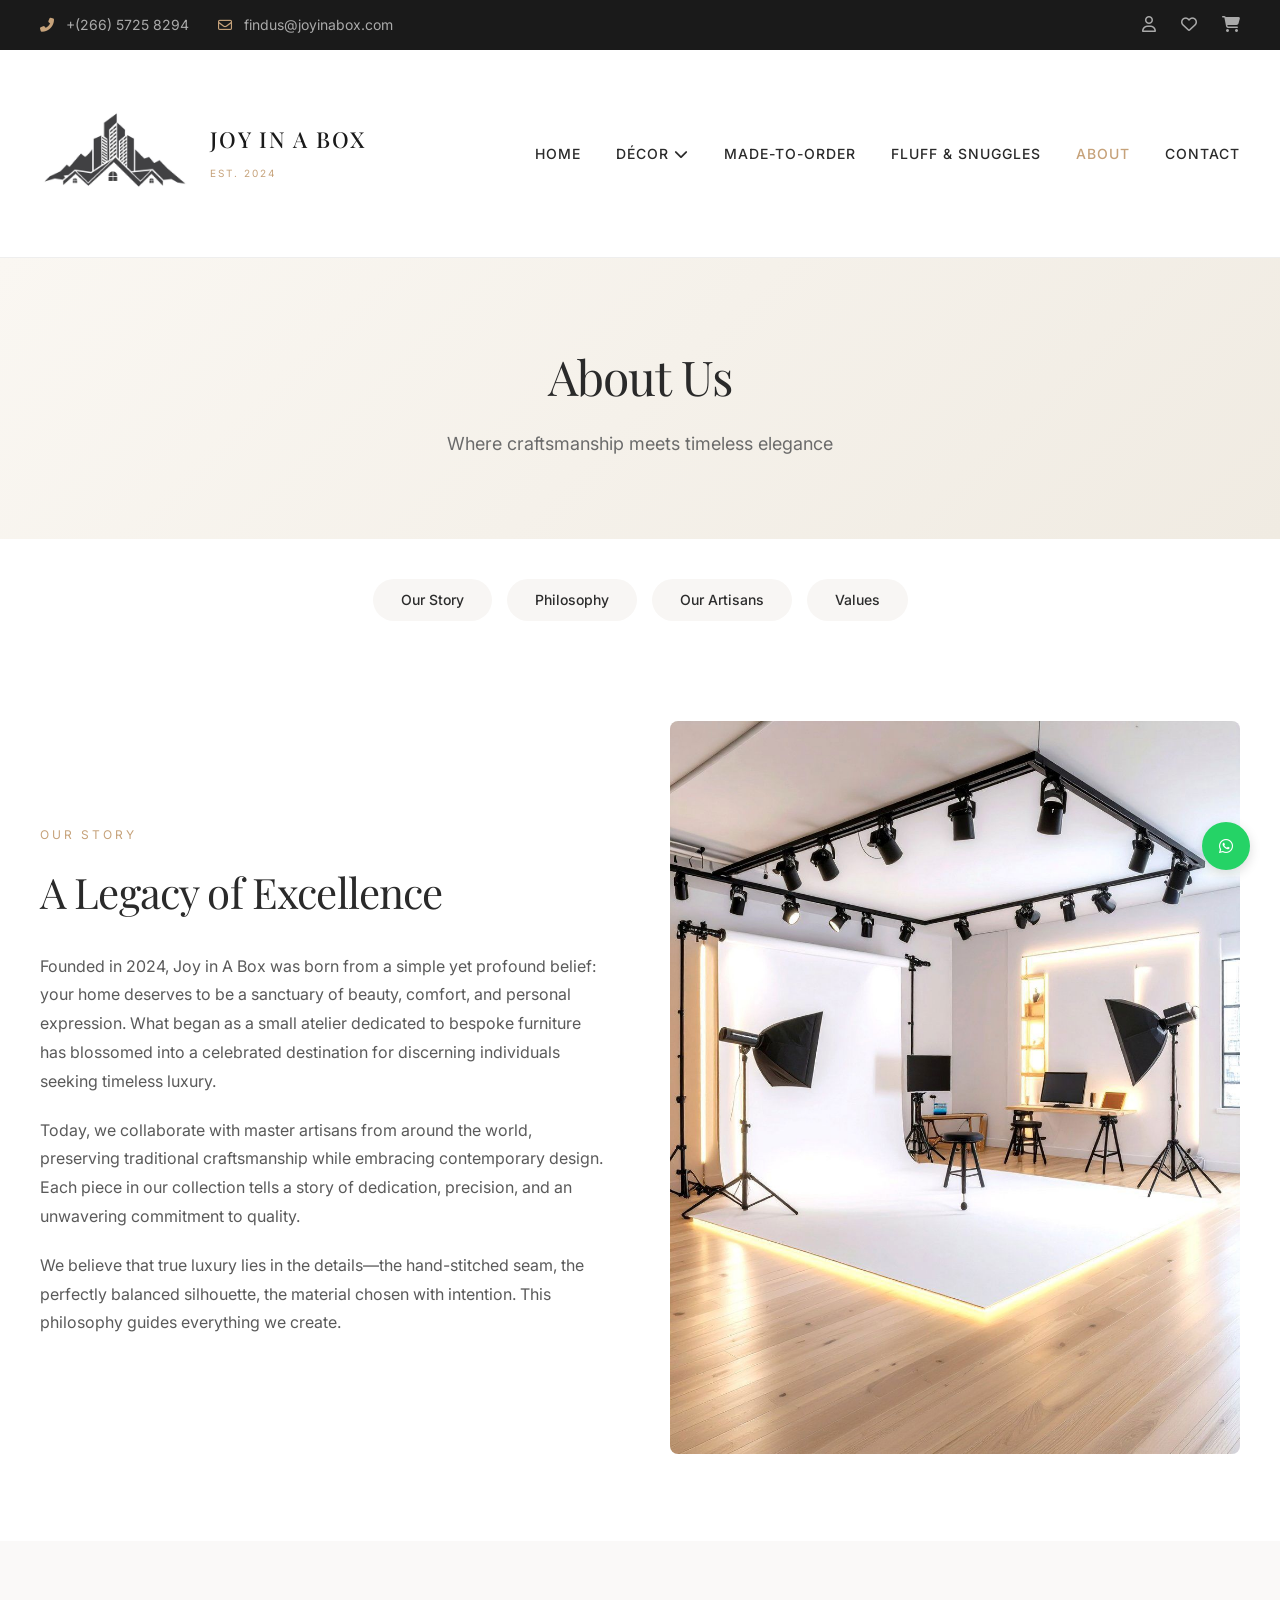
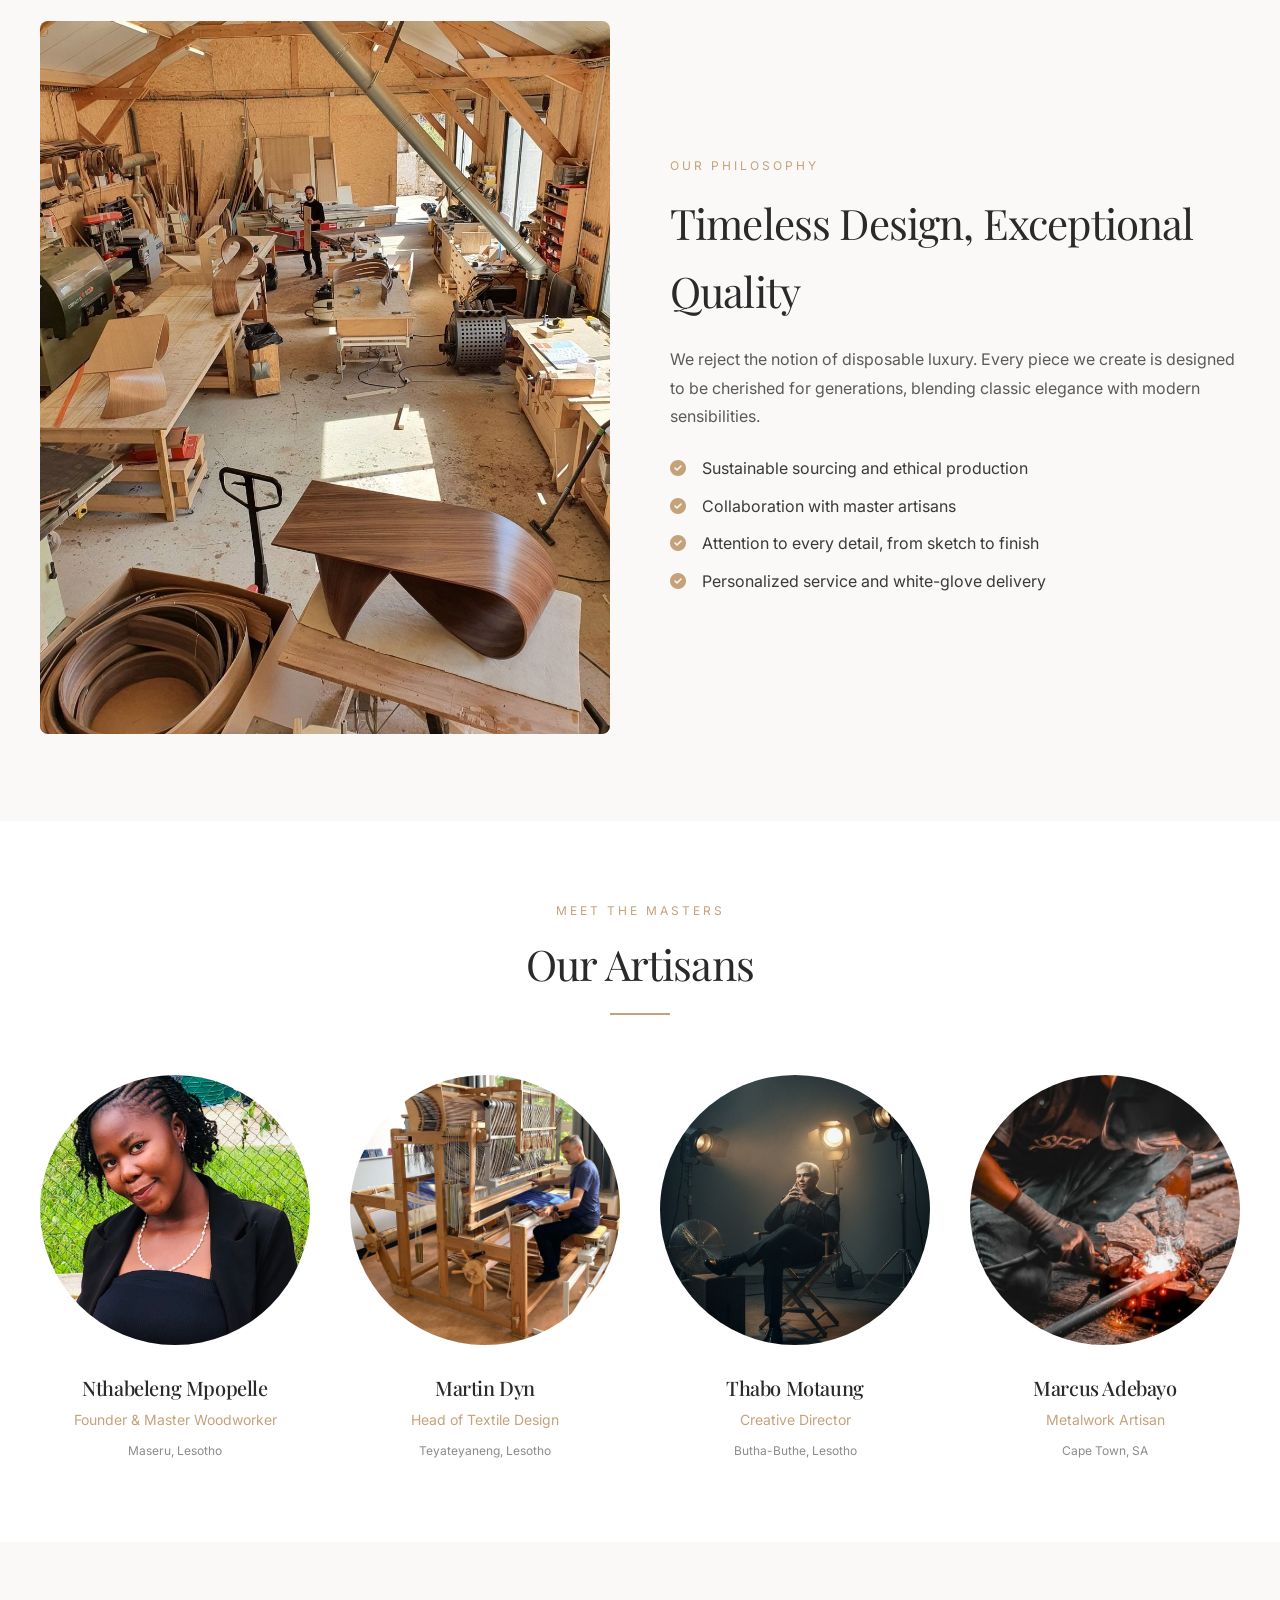
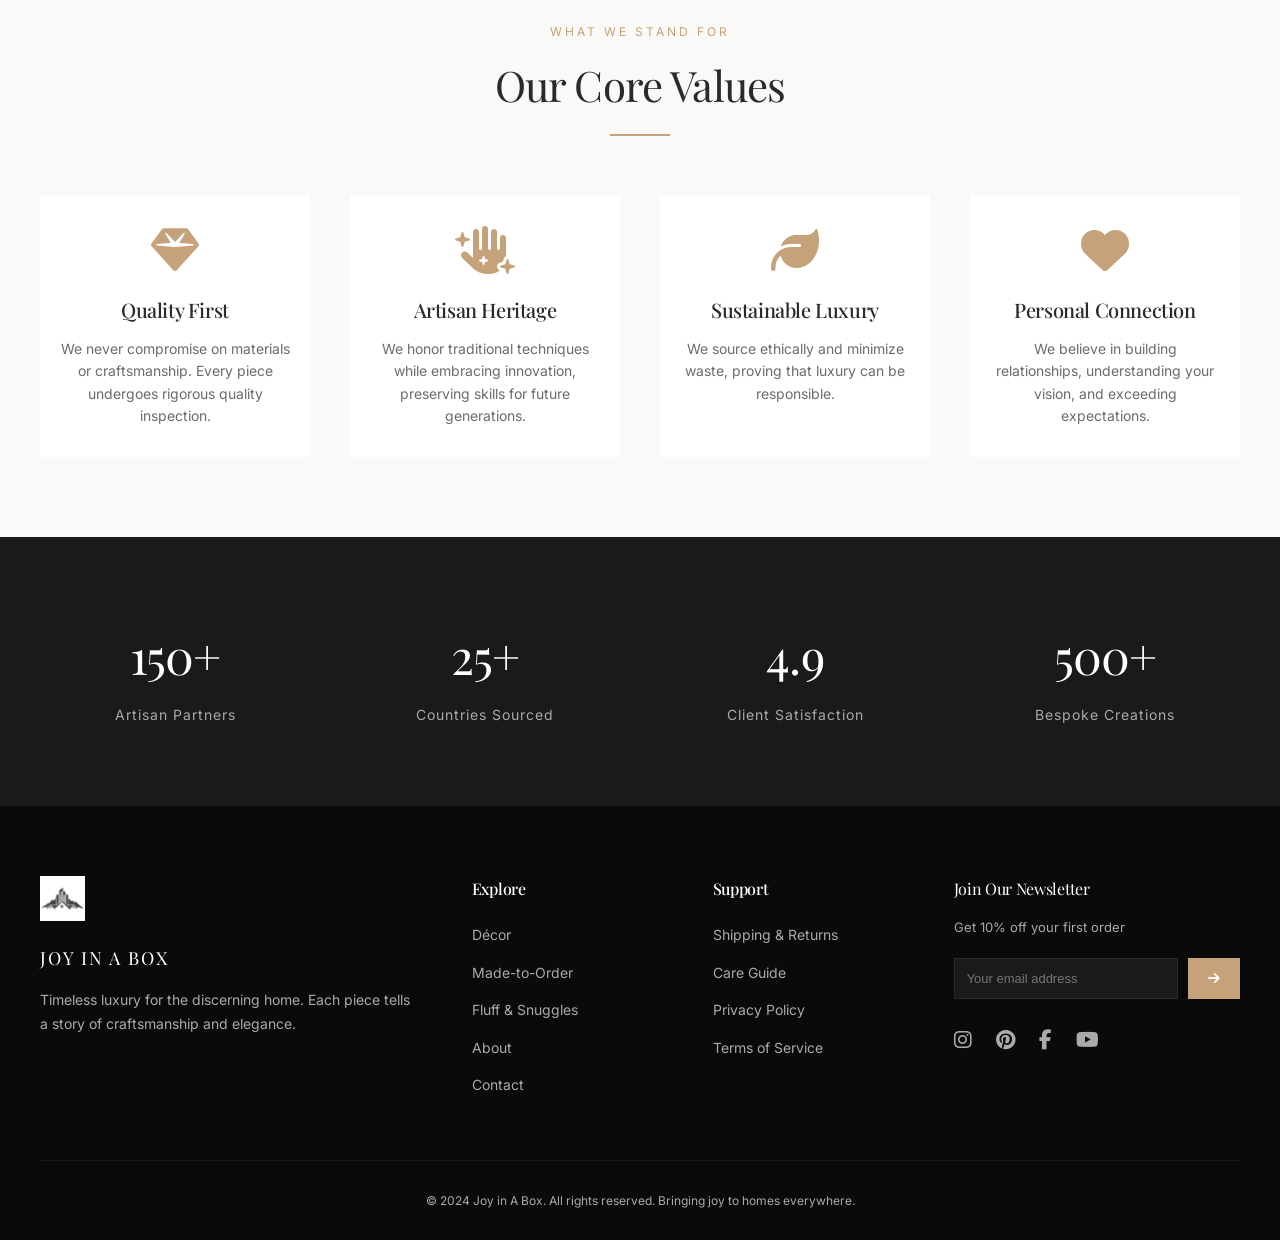
<file: about.html>
<!DOCTYPE html>
<html lang="en">
<head>
    <meta charset="UTF-8">
    <meta name="viewport" content="width=device-width, initial-scale=1.0">
    <title>About Us | Joy in A Box</title>
    <link rel="stylesheet" href="css/style.css">
    <link rel="stylesheet" href="https://cdnjs.cloudflare.com/ajax/libs/font-awesome/6.4.0/css/all.min.css">
    <link href="https://fonts.googleapis.com/css2?family=Inter:wght@300;400;500;600;700&family=Playfair+Display:ital,wght@0,400;0,500;0,600;1,400&display=swap" rel="stylesheet">
</head>
<body>

    <!-- Top Bar with Icons -->
    <div class="top-bar">
        <div class="container">
            <div class="top-bar-content">
                <div class="contact-info">
                    <span><i class="fas fa-phone-alt"></i> +(266) 5725 8294</span>
                    <span><i class="far fa-envelope"></i> findus@joyinabox.com</span>
                </div>
                <div class="user-actions">
                    <a href="#"><i class="far fa-user"></i></a>
                    <a href="#"><i class="far fa-heart"></i></a>
                    <a href="#"><i class="fas fa-shopping-cart"></i></a>
                </div>
            </div>
        </div>
    </div>

    <!-- Main Header with Logo and Navigation -->
    <header>
        <div class="container">
            <div class="header-wrapper">
                <div class="logo-section">
                    <a href="index.html" class="logo-link">
                        <img src="images/logo6.jpg" alt="Joy in A Box">
                    </a>
                    <div class="logo-text">
                        <h1>JOY IN A BOX</h1>
                        <span>EST. 2024</span>
                    </div>
                </div>
                
                <!-- Navigation Menu -->
                <nav class="main-nav">
                    <ul class="nav-menu">
                        <li><a href="index.html">Home</a></li>
                        <li class="dropdown">
                            <a href="decor.html">Décor <i class="fas fa-chevron-down"></i></a>
                            <ul class="submenu">
                                <li><a href="decor.html#furniture">Furniture</a></li>
                                <li><a href="decor.html#lighting">Lighting</a></li>
                                <li><a href="decor.html#decor">Decorative Objects</a></li>
                                <li><a href="decor.html#art">Wall Art</a></li>
                            </ul>
                        </li>
                        <li><a href="made-to-order.html">Made-to-Order</a></li>
                        <li><a href="fluff-and-snuggles.html">Fluff & Snuggles</a></li>
                        <li><a href="about.html">About</a></li>
                        <li><a href="contact.html">Contact</a></li>
                    </ul>
                </nav>
            </div>
        </div>
    </header>

    <!-- Page Header -->
    <section class="page-header-about">
        <div class="container">
            <h1>About Us</h1>
            <p>Where craftsmanship meets timeless elegance</p>
        </div>
    </section>

    <!-- Category Navigation Pills -->
    <div class="category-nav-about">
        <div class="container">
            <div class="category-pills-about">
                <a href="#story" class="pill-about">Our Story</a>
                <a href="#philosophy" class="pill-about">Philosophy</a>
                <a href="#artisans" class="pill-about">Our Artisans</a>
                <a href="#values" class="pill-about">Values</a>
            </div>
        </div>
    </div>

    <!-- Our Story Section -->
    <section id="story" class="about-section">
        <div class="container">
            <div class="about-grid">
                <div class="about-content">
                    <span class="about-tag">Our Story</span>
                    <h2>A Legacy of Excellence</h2>
                    <p>Founded in 2024, Joy in A Box was born from a simple yet profound belief: your home deserves to be a sanctuary of beauty, comfort, and personal expression. What began as a small atelier dedicated to bespoke furniture has blossomed into a celebrated destination for discerning individuals seeking timeless luxury.</p>
                    <p>Today, we collaborate with master artisans from around the world, preserving traditional craftsmanship while embracing contemporary design. Each piece in our collection tells a story of dedication, precision, and an unwavering commitment to quality.</p>
                    <p>We believe that true luxury lies in the details—the hand-stitched seam, the perfectly balanced silhouette, the material chosen with intention. This philosophy guides everything we create.</p>
                </div>
                <div class="about-image">
                    <img src="images/a1.jpg" alt="Joy in A Box Atelier">
                </div>
            </div>
        </div>
    </section>

    <!-- Philosophy Section -->
    <section id="philosophy" class="about-section alt-bg-about">
        <div class="container">
            <div class="philosophy-grid">
                <div class="philosophy-image">
                    <img src="images/a2.jpg" alt="Craftsmanship">
                </div>
                <div class="philosophy-content">
                    <span class="about-tag">Our Philosophy</span>
                    <h2>Timeless Design, Exceptional Quality</h2>
                    <p>We reject the notion of disposable luxury. Every piece we create is designed to be cherished for generations, blending classic elegance with modern sensibilities.</p>
                    <ul class="philosophy-list">
                        <li><i class="fas fa-check-circle"></i> Sustainable sourcing and ethical production</li>
                        <li><i class="fas fa-check-circle"></i> Collaboration with master artisans</li>
                        <li><i class="fas fa-check-circle"></i> Attention to every detail, from sketch to finish</li>
                        <li><i class="fas fa-check-circle"></i> Personalized service and white-glove delivery</li>
                    </ul>
                </div>
            </div>
        </div>
    </section>

    <!-- Our Artisans Section -->
    <section id="artisans" class="about-section">
        <div class="container">
            <div class="section-header-about">
                <span>Meet the Masters</span>
                <h2>Our Artisans</h2>
                <div class="divider-about"></div>
            </div>
            <div class="artisans-grid">
                <div class="artisan-card">
                    <img src="images/image1.jpg" alt="Master Woodworker">
                    <h3>Nthabeleng Mpopelle</h3>
                    <p>Founder & Master Woodworker</p>
                    <span class="artisan-location">Maseru, Lesotho</span>
                </div>
                <div class="artisan-card">
                    <img src="images/a4.jpg" alt="Textile Artist">
                    <h3>Martin Dyn</h3>
                    <p>Head of Textile Design</p>
                    <span class="artisan-location">Teyateyaneng, Lesotho</span>
                </div>
                <div class="artisan-card">
                    <img src="images/a5.jpg" alt="Lighting Designer">
                    <h3>Thabo Motaung</h3>
                    <p>Creative Director</p>
                    <span class="artisan-location">Butha-Buthe, Lesotho</span>
                </div>
                <div class="artisan-card">
                    <img src="images/a6.jpg" alt="Metalworker">
                    <h3>Marcus Adebayo</h3>
                    <p>Metalwork Artisan</p>
                    <span class="artisan-location">Cape Town, SA</span>
                </div>
            </div>
        </div>
    </section>

    <!-- Values Section -->
    <section id="values" class="about-section alt-bg-about">
        <div class="container">
            <div class="section-header-about">
                <span>What We Stand For</span>
                <h2>Our Core Values</h2>
                <div class="divider-about"></div>
            </div>
            <div class="values-grid-about">
                <div class="value-card-about">
                    <i class="fas fa-gem"></i>
                    <h3>Quality First</h3>
                    <p>We never compromise on materials or craftsmanship. Every piece undergoes rigorous quality inspection.</p>
                </div>
                <div class="value-card-about">
                    <i class="fas fa-hand-sparkles"></i>
                    <h3>Artisan Heritage</h3>
                    <p>We honor traditional techniques while embracing innovation, preserving skills for future generations.</p>
                </div>
                <div class="value-card-about">
                    <i class="fas fa-leaf"></i>
                    <h3>Sustainable Luxury</h3>
                    <p>We source ethically and minimize waste, proving that luxury can be responsible.</p>
                </div>
                <div class="value-card-about">
                    <i class="fas fa-heart"></i>
                    <h3>Personal Connection</h3>
                    <p>We believe in building relationships, understanding your vision, and exceeding expectations.</p>
                </div>
            </div>
        </div>
    </section>

    <!-- Stats Section -->
    <section class="stats-section-about">
        <div class="container">
            <div class="stats-grid-about">
                <div class="stat-about">
                    <h3>150+</h3>
                    <p>Artisan Partners</p>
                </div>
                <div class="stat-about">
                    <h3>25+</h3>
                    <p>Countries Sourced</p>
                </div>
                <div class="stat-about">
                    <h3>4.9</h3>
                    <p>Client Satisfaction</p>
                </div>
                <div class="stat-about">
                    <h3>500+</h3>
                    <p>Bespoke Creations</p>
                </div>
            </div>
        </div>
    </section>

    <!-- Footer -->
    <footer>
        <div class="container">
            <div class="footer-grid">
                <div class="footer-brand">
                    <img src="images/logo6.jpg" alt="Joy in A Box" class="footer-logo">
                    <h3>JOY IN A BOX</h3>
                    <p>Timeless luxury for the discerning home. Each piece tells a story of craftsmanship and elegance.</p>
                </div>
                <div class="footer-links">
                    <h4>Explore</h4>
                    <ul>
                        <li><a href="decor.html">Décor</a></li>
                        <li><a href="made-to-order.html">Made-to-Order</a></li>
                        <li><a href="fluff-and-snuggles.html">Fluff & Snuggles</a></li>
                        <li><a href="about.html">About</a></li>
                        <li><a href="contact.html">Contact</a></li>
                    </ul>
                </div>
                <div class="footer-links">
                    <h4>Support</h4>
                    <ul>
                        <li><a href="#">Shipping & Returns</a></li>
                        <li><a href="#">Care Guide</a></li>
                        <li><a href="#">Privacy Policy</a></li>
                        <li><a href="#">Terms of Service</a></li>
                    </ul>
                </div>
                <div class="footer-newsletter">
                    <h4>Join Our Newsletter</h4>
                    <p>Get 10% off your first order</p>
                    <form class="newsletter-form">
                        <input type="email" placeholder="Your email address">
                        <button type="submit"><i class="fas fa-arrow-right"></i></button>
                    </form>
                    <div class="social-icons">
                        <a href="#"><i class="fab fa-instagram"></i></a>
                        <a href="#"><i class="fab fa-pinterest"></i></a>
                        <a href="#"><i class="fab fa-facebook-f"></i></a>
                        <a href="#"><i class="fab fa-youtube"></i></a>
                    </div>
                </div>
            </div>
            <div class="footer-bottom">
                <p>&copy; 2024 Joy in A Box. All rights reserved. Bringing joy to homes everywhere.</p>
            </div>
        </div>
    </footer>

    <!-- Floating Buttons -->
    <div class="floating-buttons">
        <a href="#" class="scroll-top"><i class="fas fa-arrow-up"></i></a>
        <a href="https://wa.me/26650009090" class="whatsapp" target="_blank"><i class="fab fa-whatsapp"></i></a>
    </div>

    <script src="js/main.js"></script>
</body>
</html>
</file>
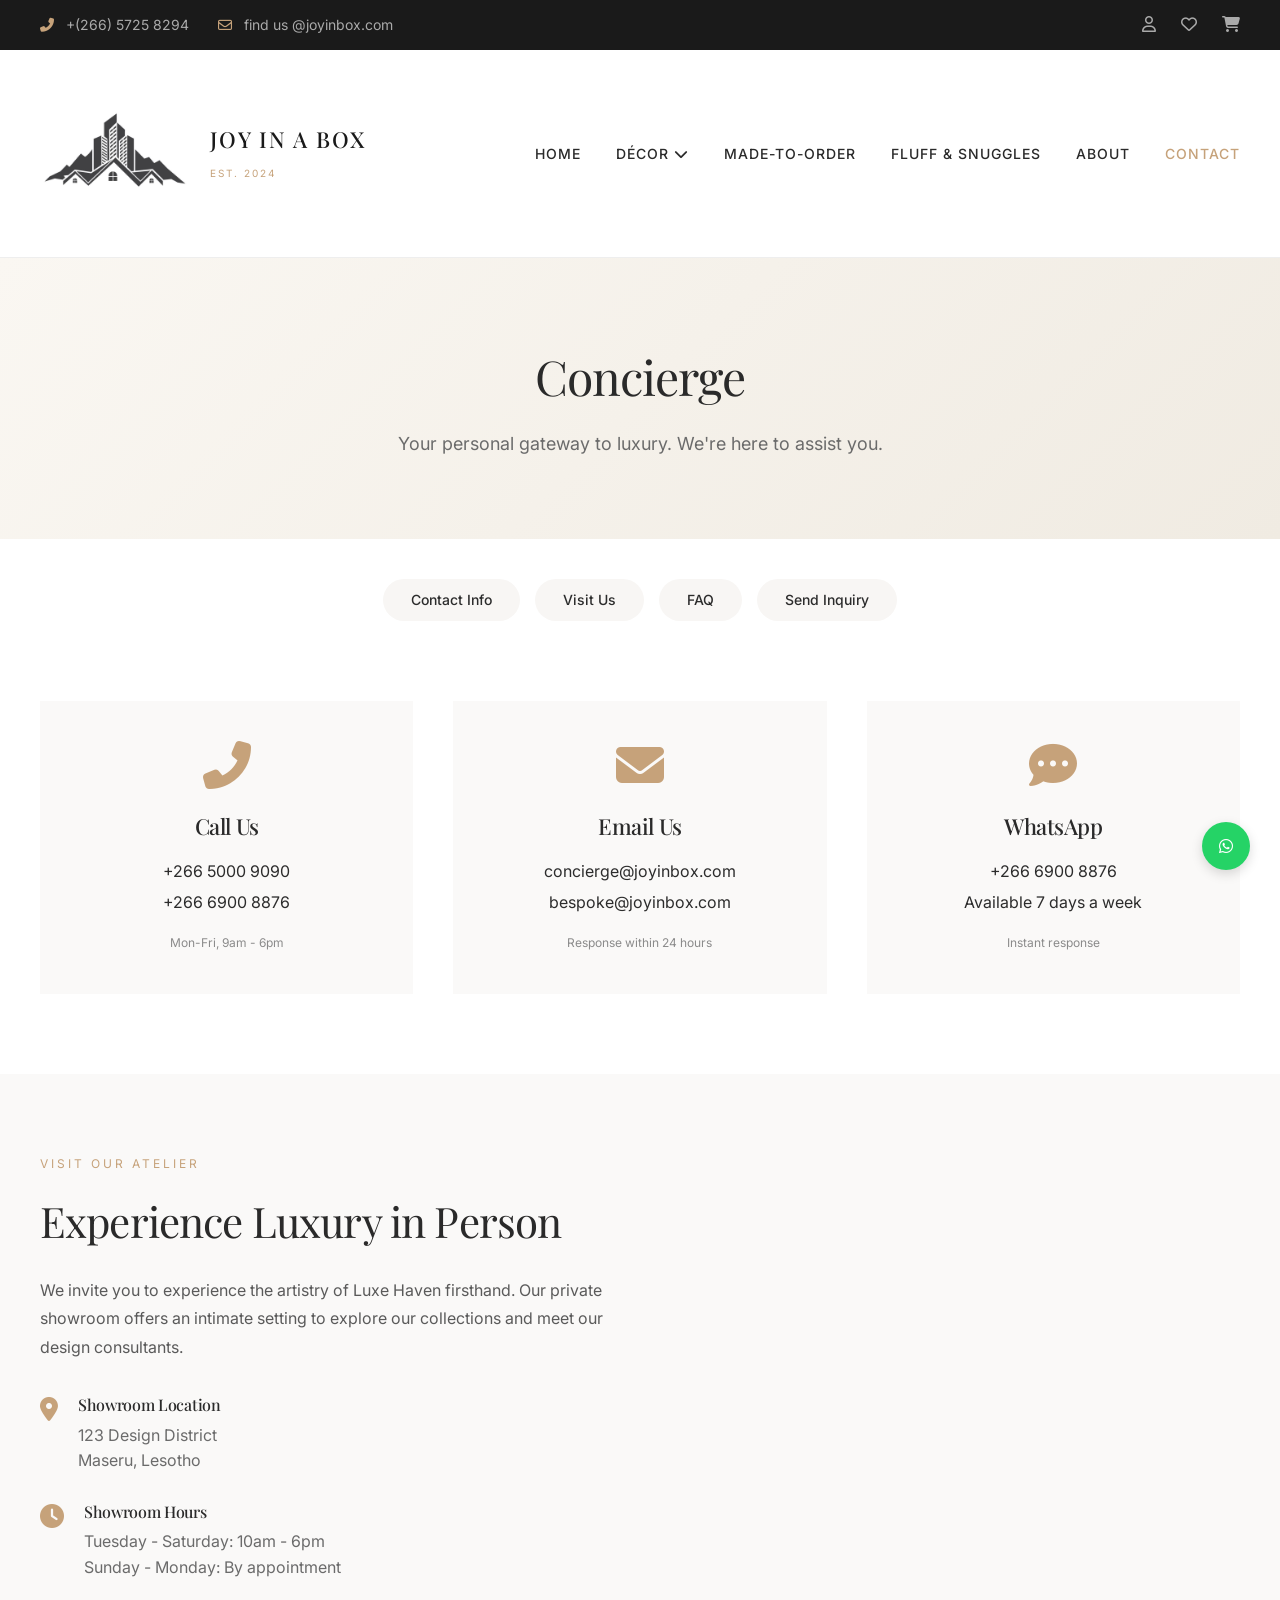
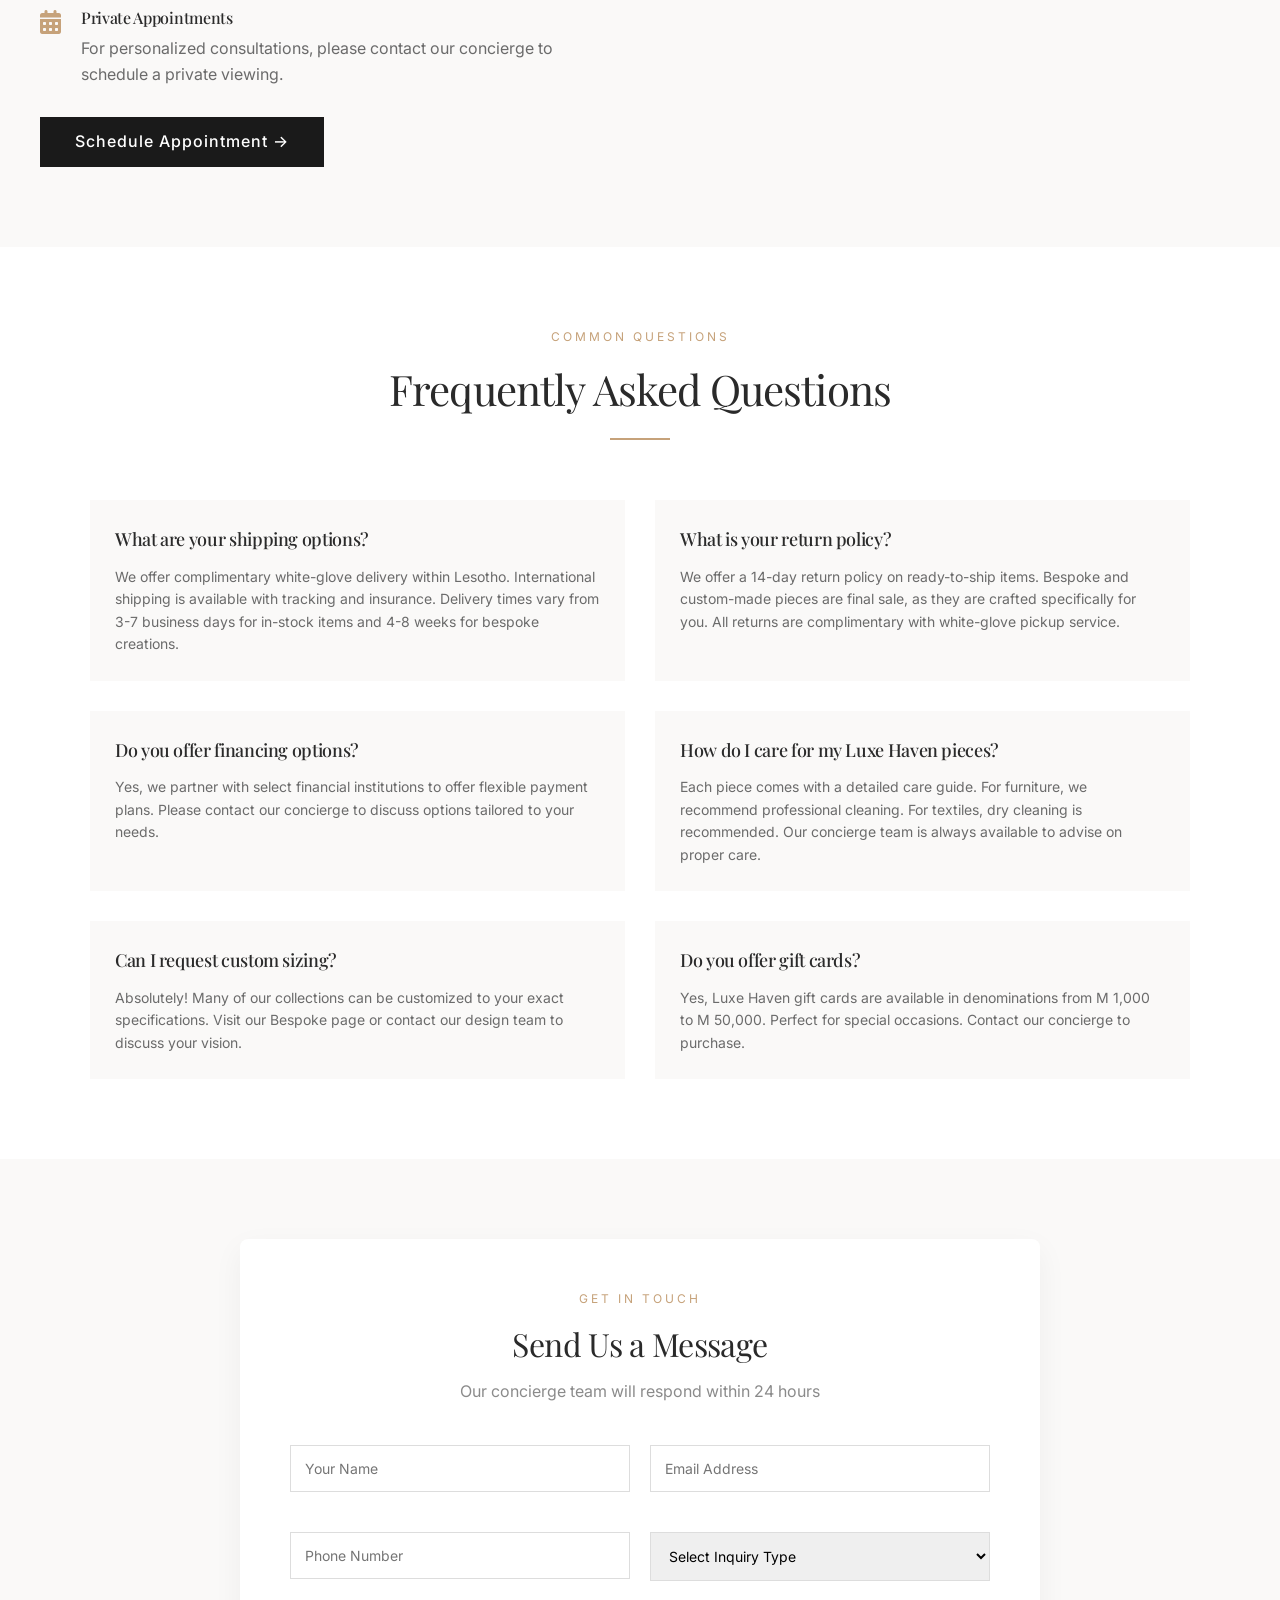
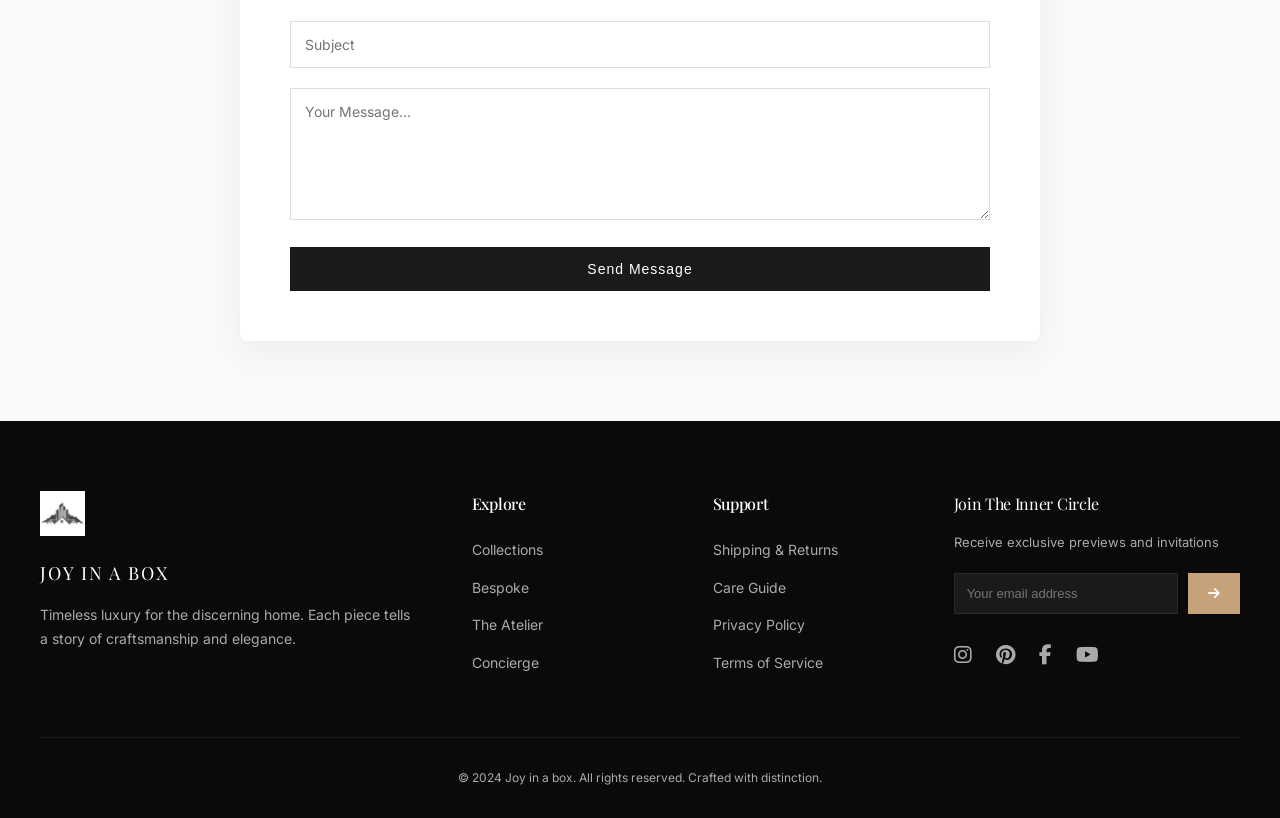
<file: contact.html>
<!DOCTYPE html>
<html lang="en">
<head>
    <meta charset="UTF-8">
    <meta name="viewport" content="width=device-width, initial-scale=1.0">
    <title>Concierge | Luxe Haven</title>
    <link rel="stylesheet" href="css/style.css">
    <link rel="stylesheet" href="https://cdnjs.cloudflare.com/ajax/libs/font-awesome/6.4.0/css/all.min.css">
    <link href="https://fonts.googleapis.com/css2?family=Inter:wght@300;400;500;600;700&family=Playfair+Display:ital,wght@0,400;0,500;0,600;1,400&display=swap" rel="stylesheet">
</head>
<body>

    <!-- Top Bar with Icons -->
    <div class="top-bar">
        <div class="container">
            <div class="top-bar-content">
                <div class="contact-info">
                    <span><i class="fas fa-phone-alt"></i> +(266) 5725 8294</span>
                    <span><i class="far fa-envelope"></i> find us @joyinbox.com</span>
                </div>
                <div class="user-actions">
                    <a href="#"><i class="far fa-user"></i></a>
                    <a href="#"><i class="far fa-heart"></i></a>
                    <a href="#"><i class="fas fa-shopping-cart"></i></a>
                </div>
            </div>
        </div>
    </div>

    <!-- Main Header with Logo and Navigation -->
    <header>
        <div class="container">
            <div class="header-wrapper">
                <div class="logo-section">
                    <a href="index.html" class="logo-link">
                        <img src="images/logo6.jpg" alt="Luxe Haven">
                    </a>
                    <div class="logo-text">
                        <h1>JOY IN A BOX</h1>
                        <span>EST. 2024</span>
                    </div>
                </div>
                
                <!-- Navigation Menu -->
                <nav class="main-nav">
                    <ul class="nav-menu">
    <li><a href="index.html">Home</a></li>
    <li class="dropdown">
        <a href="decor.html">Décor <i class="fas fa-chevron-down"></i></a>
        <ul class="submenu">
            <li><a href="decor.html#furniture">Furniture</a></li>
            <li><a href="decor.html#lighting">Lighting</a></li>
            <li><a href="decor.html#decor">Decorative Objects</a></li>
            <li><a href="decor.html#art">Wall Art</a></li>
        </ul>
    </li>
    <li><a href="made-to-order.html">Made-to-Order</a></li>
    <li><a href="fluff-and-snuggles.html">Fluff & Snuggles</a></li>
    <li><a href="about.html">About</a></li>
    <li><a href="contact.html">Contact</a></li>
</ul>
                </nav>
            </div>
        </div>
    </header>

    <!-- Page Header -->
    <section class="page-header-contact">
        <div class="container">
            <h1>Concierge</h1>
            <p>Your personal gateway to luxury. We're here to assist you.</p>
        </div>
    </section>

    <!-- Category Navigation Pills -->
    <div class="category-nav-contact">
        <div class="container">
            <div class="category-pills-contact">
                <a href="#contact-info" class="pill-contact">Contact Info</a>
                <a href="#visit" class="pill-contact">Visit Us</a>
                <a href="#faq" class="pill-contact">FAQ</a>
                <a href="#inquiry" class="pill-contact">Send Inquiry</a>
            </div>
        </div>
    </div>

    <!-- Contact Information Section -->
    <section id="contact-info" class="contact-main-section">
        <div class="container">
            <div class="contact-grid">
                <div class="contact-card">
                    <i class="fas fa-phone-alt"></i>
                    <h3>Call Us</h3>
                    <p>+266 5000 9090 </p>
                    <p>+266 6900 8876</p>
                    <span class="contact-hours">Mon-Fri, 9am - 6pm</span>
                </div>
                <div class="contact-card">
                    <i class="fas fa-envelope"></i>
                    <h3>Email Us</h3>
                    <p>concierge@joyinbox.com</p>
                    <p>bespoke@joyinbox.com</p>
                    <span class="contact-hours">Response within 24 hours</span>
                </div>
                <div class="contact-card">
                    <i class="fas fa-comment-dots"></i>
                    <h3>WhatsApp</h3>
                    <p>+266 6900 8876</p>
                    <p>Available 7 days a week</p>
                    <span class="contact-hours">Instant response</span>
                </div>
            </div>
        </div>
    </section>

    <!-- Visit Us Section -->
    <section id="visit" class="visit-section">
        <div class="container">
            <div class="visit-wrapper">
                <div class="visit-info">
                    <span class="section-tag">Visit Our Atelier</span>
                    <h2>Experience Luxury in Person</h2>
                    <p>We invite you to experience the artistry of Luxe Haven firsthand. Our private showroom offers an intimate setting to explore our collections and meet our design consultants.</p>
                    <div class="address-details">
                        <div class="address-item">
                            <i class="fas fa-map-marker-alt"></i>
                            <div>
                                <h4>Showroom Location</h4>
                                <p>123 Design District<br>Maseru, Lesotho</p>
                            </div>
                        </div>
                        <div class="address-item">
                            <i class="fas fa-clock"></i>
                            <div>
                                <h4>Showroom Hours</h4>
                                <p>Tuesday - Saturday: 10am - 6pm<br>Sunday - Monday: By appointment</p>
                            </div>
                        </div>
                        <div class="address-item">
                            <i class="fas fa-calendar-alt"></i>
                            <div>
                                <h4>Private Appointments</h4>
                                <p>For personalized consultations, please contact our concierge to schedule a private viewing.</p>
                            </div>
                        </div>
                    </div>
                    <a href="#inquiry" class="btn-appointment">Schedule Appointment →</a>
                </div>
                <div class="visit-map">
                    <iframe src="https://www.google.com/maps/embed?pb=!1m18!1m12!1m3!1d3570.567890123456!2d27.483333!3d-29.316667!2m3!1f0!2f0!3f0!3m2!1i1024!2i768!4f13.1!3m3!1m2!1s0x1eef3a8b3c4d5e6f%3A0x7a8b9c0d1e2f3a4b!2sMaseru%2C%20Lesotho!5e0!3m2!1sen!2s!4v1700000000000!5m2!1sen!2s" allowfullscreen="" loading="lazy"></iframe>
                </div>
            </div>
        </div>
    </section>

    <!-- FAQ Section -->
    <section id="faq" class="faq-section-contact">
        <div class="container">
            <div class="section-header-contact">
                <span>Common Questions</span>
                <h2>Frequently Asked Questions</h2>
                <div class="divider-contact"></div>
            </div>
            <div class="faq-grid-contact">
                <div class="faq-item-contact">
                    <h3>What are your shipping options?</h3>
                    <p>We offer complimentary white-glove delivery within Lesotho. International shipping is available with tracking and insurance. Delivery times vary from 3-7 business days for in-stock items and 4-8 weeks for bespoke creations.</p>
                </div>
                <div class="faq-item-contact">
                    <h3>What is your return policy?</h3>
                    <p>We offer a 14-day return policy on ready-to-ship items. Bespoke and custom-made pieces are final sale, as they are crafted specifically for you. All returns are complimentary with white-glove pickup service.</p>
                </div>
                <div class="faq-item-contact">
                    <h3>Do you offer financing options?</h3>
                    <p>Yes, we partner with select financial institutions to offer flexible payment plans. Please contact our concierge to discuss options tailored to your needs.</p>
                </div>
                <div class="faq-item-contact">
                    <h3>How do I care for my Luxe Haven pieces?</h3>
                    <p>Each piece comes with a detailed care guide. For furniture, we recommend professional cleaning. For textiles, dry cleaning is recommended. Our concierge team is always available to advise on proper care.</p>
                </div>
                <div class="faq-item-contact">
                    <h3>Can I request custom sizing?</h3>
                    <p>Absolutely! Many of our collections can be customized to your exact specifications. Visit our Bespoke page or contact our design team to discuss your vision.</p>
                </div>
                <div class="faq-item-contact">
                    <h3>Do you offer gift cards?</h3>
                    <p>Yes, Luxe Haven gift cards are available in denominations from M 1,000 to M 50,000. Perfect for special occasions. Contact our concierge to purchase.</p>
                </div>
            </div>
        </div>
    </section>

    <!-- Inquiry Form Section -->
    <section id="inquiry" class="inquiry-section-contact">
        <div class="container">
            <div class="inquiry-wrapper-contact">
                <div class="inquiry-header">
                    <span>Get In Touch</span>
                    <h2>Send Us a Message</h2>
                    <p>Our concierge team will respond within 24 hours</p>
                </div>
                <form class="contact-form" id="contactForm">
                    <div class="form-row-contact">
                        <div class="form-group-contact">
                            <input type="text" id="name" placeholder="Your Name" required>
                        </div>
                        <div class="form-group-contact">
                            <input type="email" id="email" placeholder="Email Address" required>
                        </div>
                    </div>
                    <div class="form-row-contact">
                        <div class="form-group-contact">
                            <input type="tel" id="phone" placeholder="Phone Number">
                        </div>
                        <div class="form-group-contact">
                            <select id="inquiryType">
                                <option value="">Select Inquiry Type</option>
                                <option>General Inquiry</option>
                                <option>Bespoke Consultation</option>
                                <option>Order Support</option>
                                <option>Showroom Appointment</option>
                                <option>Press & Media</option>
                                <option>Partnership Opportunities</option>
                            </select>
                        </div>
                    </div>
                    <div class="form-group-contact">
                        <input type="text" id="subject" placeholder="Subject">
                    </div>
                    <div class="form-group-contact">
                        <textarea id="message" rows="6" placeholder="Your Message..."></textarea>
                    </div>
                    <button type="submit" class="btn-submit-contact">Send Message</button>
                </form>
                <div id="formSuccess" class="form-success-contact" style="display: none;">
                    <i class="fas fa-check-circle"></i>
                    <p>Thank you for reaching out! Our concierge will contact you within 24 hours.</p>
                </div>
            </div>
        </div>
    </section>

    <!-- Footer -->
    <footer>
        <div class="container">
            <div class="footer-grid">
                <div class="footer-brand">
                    <img src="images/logo6.jpg" alt="Luxe Haven" class="footer-logo">
                    <h3>JOY IN A BOX</h3>
                    <p>Timeless luxury for the discerning home. Each piece tells a story of craftsmanship and elegance.</p>
                </div>
                <div class="footer-links">
                    <h4>Explore</h4>
                    <ul>
                        <li><a href="shop.html">Collections</a></li>
                        <li><a href="bespoke.html">Bespoke</a></li>
                        <li><a href="about.html">The Atelier</a></li>
                        <li><a href="contact.html">Concierge</a></li>
                    </ul>
                </div>
                <div class="footer-links">
                    <h4>Support</h4>
                    <ul>
                        <li><a href="#">Shipping & Returns</a></li>
                        <li><a href="#">Care Guide</a></li>
                        <li><a href="#">Privacy Policy</a></li>
                        <li><a href="#">Terms of Service</a></li>
                    </ul>
                </div>
                <div class="footer-newsletter">
                    <h4>Join The Inner Circle</h4>
                    <p>Receive exclusive previews and invitations</p>
                    <form class="newsletter-form">
                        <input type="email" placeholder="Your email address">
                        <button type="submit"><i class="fas fa-arrow-right"></i></button>
                    </form>
                    <div class="social-icons">
                        <a href="#"><i class="fab fa-instagram"></i></a>
                        <a href="#"><i class="fab fa-pinterest"></i></a>
                        <a href="#"><i class="fab fa-facebook-f"></i></a>
                        <a href="#"><i class="fab fa-youtube"></i></a>
                    </div>
                </div>
            </div>
            <div class="footer-bottom">
                <p>&copy; 2024 Joy in a box. All rights reserved. Crafted with distinction.</p>
            </div>
        </div>
    </footer>

    <!-- Floating Buttons -->
    <div class="floating-buttons">
        <a href="#" class="scroll-top"><i class="fas fa-arrow-up"></i></a>
        <a href="https://wa.me/57258294" class="whatsapp" target="_blank"><i class="fab fa-whatsapp"></i></a>
    </div>

    <script src="js/main.js"></script>
    <script>
        document.getElementById('contactForm').addEventListener('submit', function(e) {
            e.preventDefault();
            document.getElementById('formSuccess').style.display = 'block';
            this.reset();
            setTimeout(function() {
                document.getElementById('formSuccess').style.display = 'none';
            }, 5000);
        });
    </script>
</body>
</html>
</file>
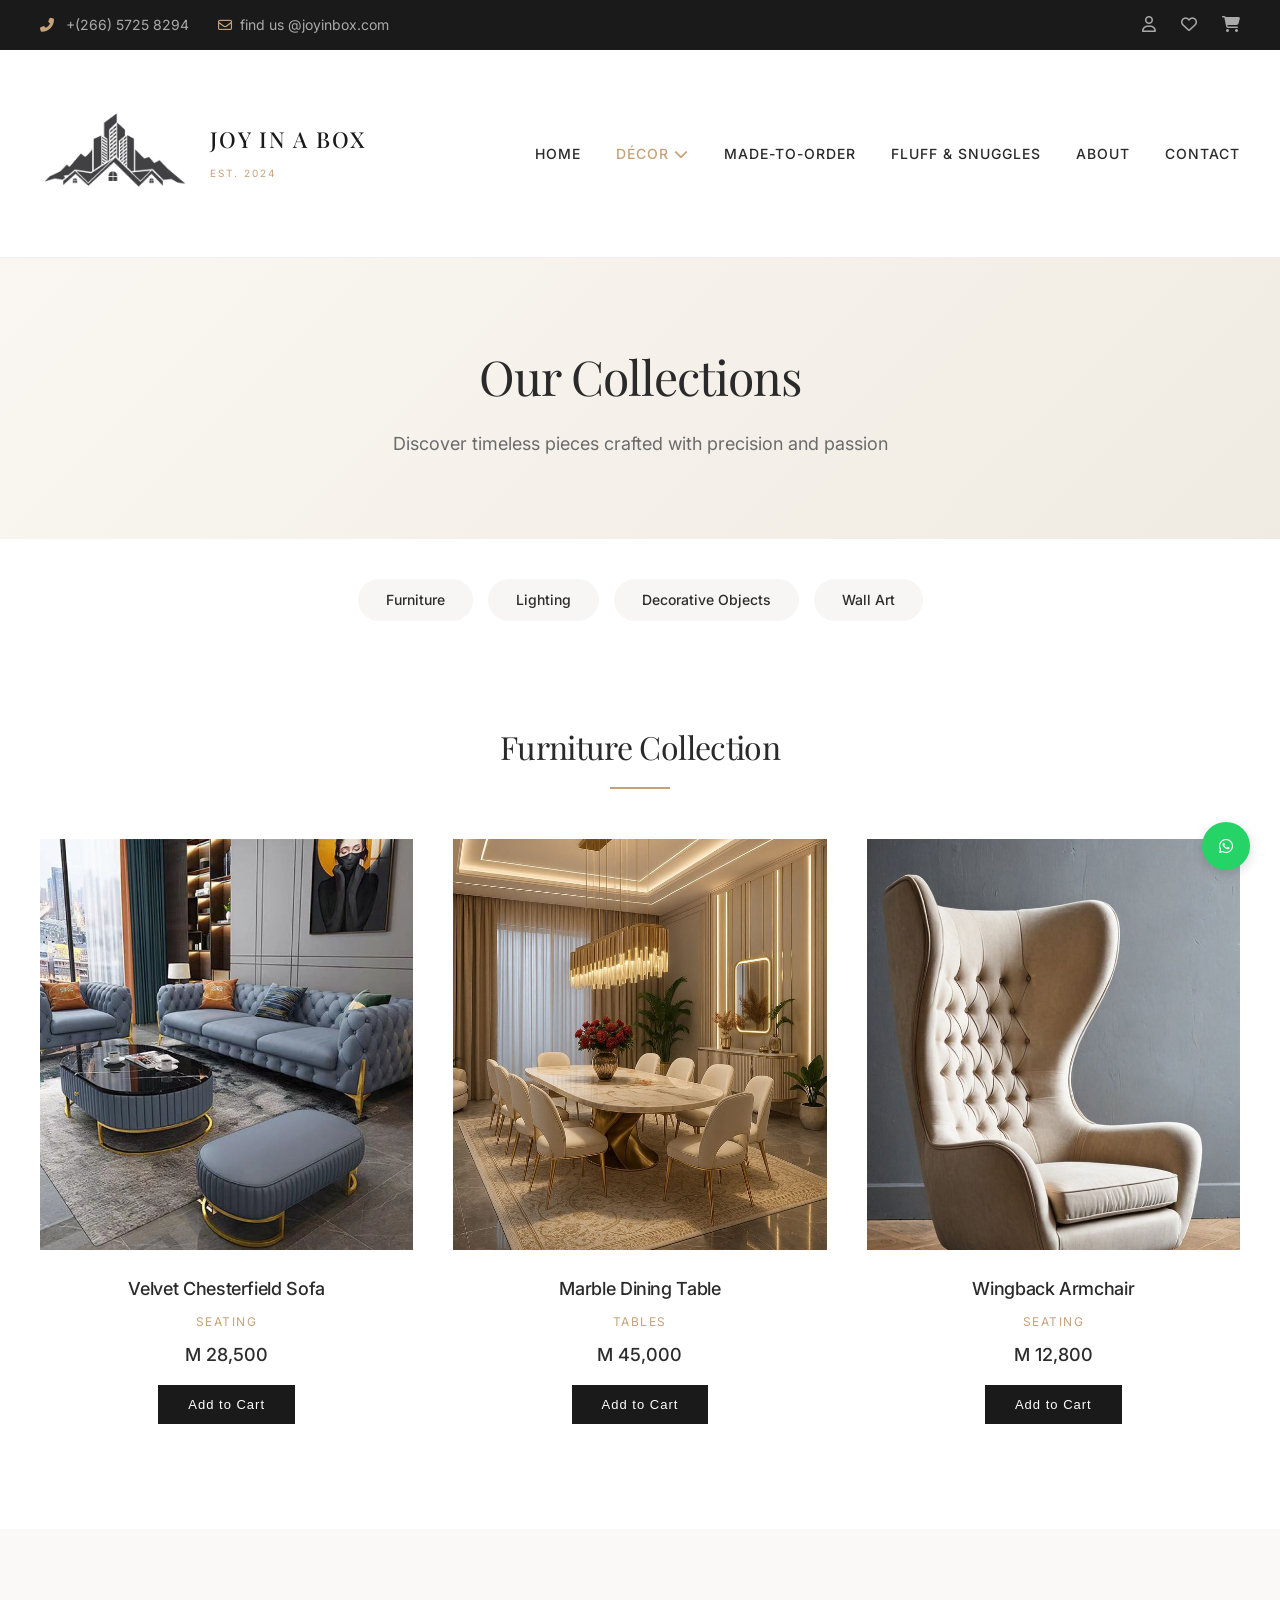
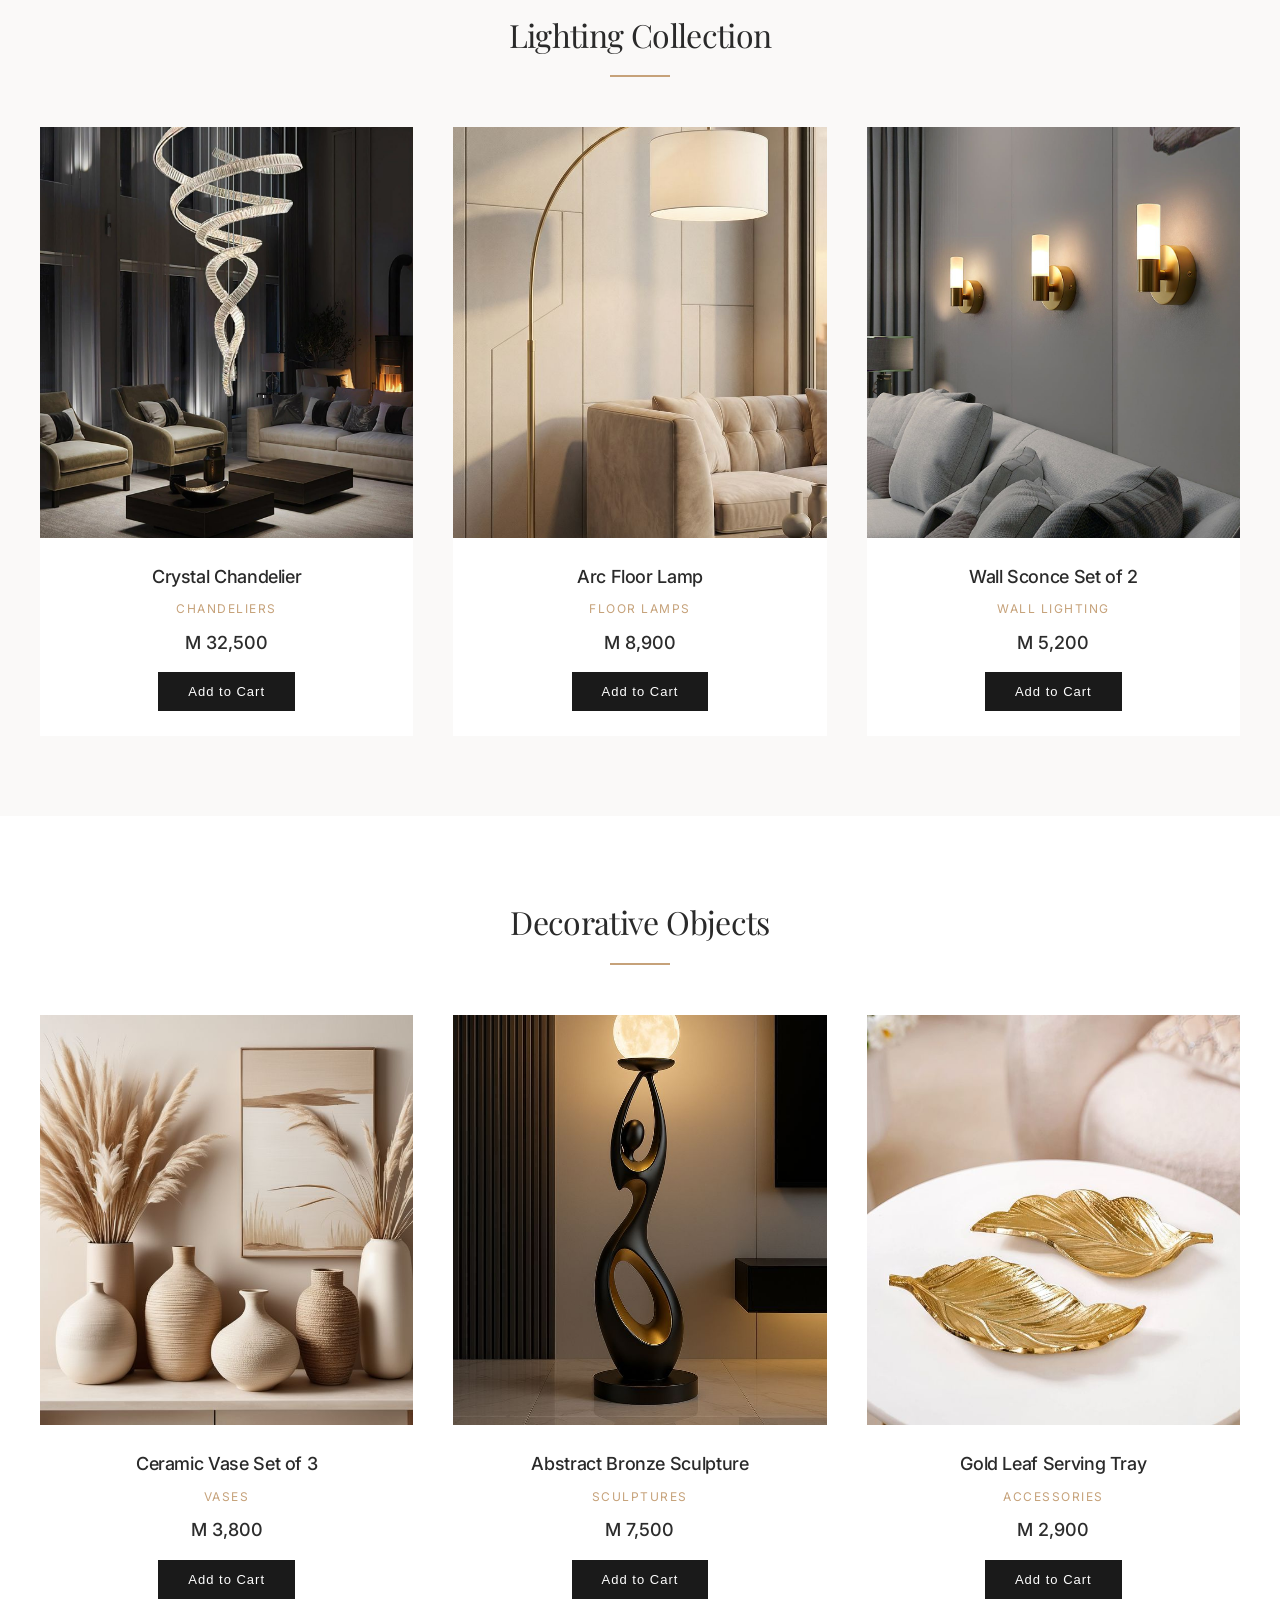
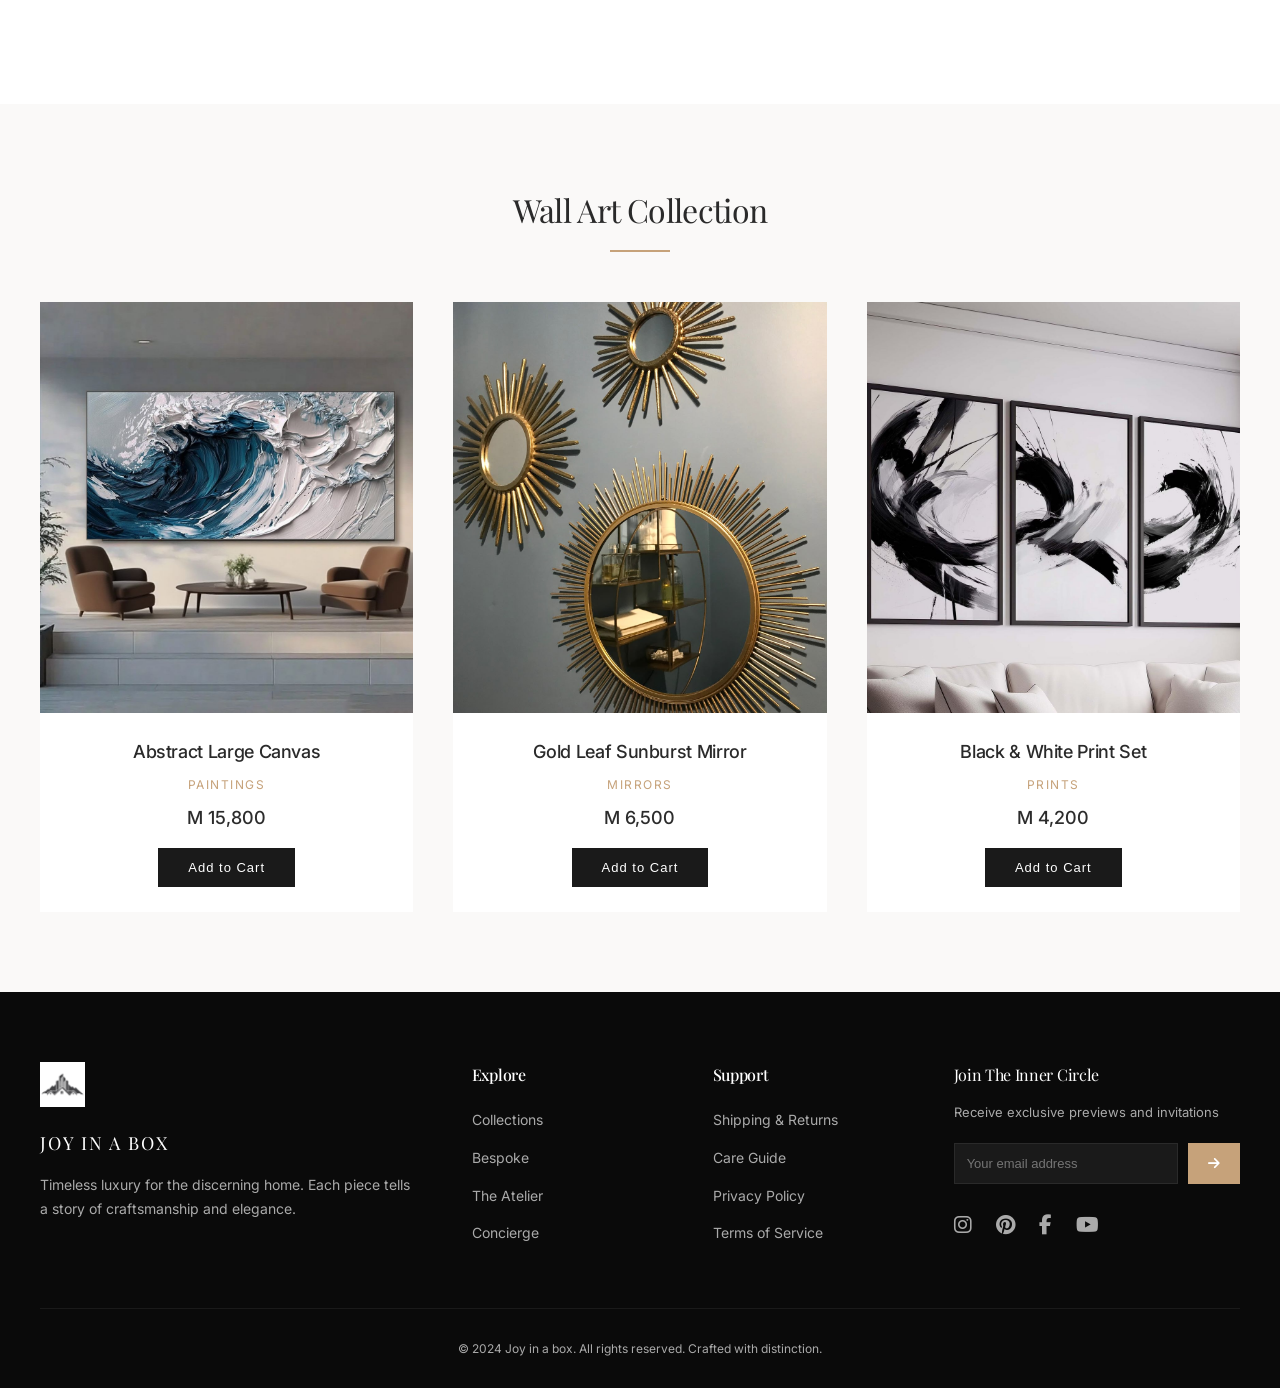
<file: decor.html>
<!DOCTYPE html>
<html lang="en">
<head>
    <meta charset="UTF-8">
    <meta name="viewport" content="width=device-width, initial-scale=1.0">
    <title>Collections | Luxe Haven</title>
    <link rel="stylesheet" href="css/style.css">
    <link rel="stylesheet" href="https://cdnjs.cloudflare.com/ajax/libs/font-awesome/6.4.0/css/all.min.css">
    <link href="https://fonts.googleapis.com/css2?family=Inter:wght@300;400;500;600;700&family=Playfair+Display:ital,wght@0,400;0,500;0,600;1,400&display=swap" rel="stylesheet">
</head>
<body>

    <!-- Top Bar with Icons -->
    <div class="top-bar">
        <div class="container">
            <div class="top-bar-content">
                <div class="contact-info">
                    <span><i class="fas fa-phone-alt"></i> +(266) 5725 8294</span>
                    <span><i class="far fa-envelope"></i>find us @joyinbox.com</span>
                </div>
                <div class="user-actions">
                    <a href="#"><i class="far fa-user"></i></a>
                    <a href="#"><i class="far fa-heart"></i></a>
                    <a href="#"><i class="fas fa-shopping-cart"></i></a>
                </div>
            </div>
        </div>
    </div>

    <!-- Main Header with Logo and Navigation -->
    <header>
        <div class="container">
            <div class="header-wrapper">
                <div class="logo-section">
                    <a href="index.html" class="logo-link">
                        <img src="images/logo6.jpg" alt="Luxe Haven">
                    </a>
                    <div class="logo-text">
                        <h1>JOY IN A BOX</h1>
                        <span>EST. 2024</span>
                    </div>
                </div>
                
                <!-- Navigation Menu -->
                <nav class="main-nav">
                    <ul class="nav-menu">
    <li><a href="index.html">Home</a></li>
    <li class="dropdown">
        <a href="decor.html">Décor <i class="fas fa-chevron-down"></i></a>
        <ul class="submenu">
            <li><a href="decor.html#furniture">Furniture</a></li>
            <li><a href="decor.html#lighting">Lighting</a></li>
            <li><a href="decor.html#decor">Decorative Objects</a></li>
            <li><a href="decor.html#art">Wall Art</a></li>
        </ul>
    </li>
    <li><a href="made-to-order.html">Made-to-Order</a></li>
    <li><a href="fluff-and-snuggles.html">Fluff & Snuggles</a></li>
    <li><a href="about.html">About</a></li>
    <li><a href="contact.html">Contact</a></li>
</ul>
                </nav>
            </div>
        </div>
    </header>

    <!-- Page Header -->
    <section class="page-header-shop">
        <div class="container">
            <h1>Our Collections</h1>
            <p>Discover timeless pieces crafted with precision and passion</p>
        </div>
    </section>

    <!-- Category Navigation Pills -->
    <div class="category-nav-shop">
        <div class="container">
            <div class="category-pills-shop">
                <a href="#furniture" class="pill-shop">Furniture</a>
                <a href="#lighting" class="pill-shop">Lighting</a>
                <a href="#decor" class="pill-shop">Decorative Objects</a>
                <a href="#art" class="pill-shop">Wall Art</a>
            </div>
        </div>
    </div>

    <!-- Furniture Section -->
    <section id="furniture" class="collection-section">
        <div class="container">
            <h2 class="section-title-shop">Furniture Collection</h2>
            <div class="product-grid-shop">
                <!-- Product 1 -->
                <div class="product-card-shop">
                    <div class="product-image-shop">
                        <img src="images/s1.jpg" alt="Velvet Chesterfield Sofa">
                        <button class="quick-view-shop"><i class="far fa-eye"></i></button>
                    </div>
                    <div class="product-info-shop">
                        <h3>Velvet Chesterfield Sofa</h3>
                        <p class="product-category-shop">Seating</p>
                        <p class="product-price-shop">M 28,500</p>
                        <button class="add-to-cart-shop">Add to Cart</button>
                    </div>
                </div>

                <!-- Product 2 -->
                <div class="product-card-shop">
                    <div class="product-image-shop">
                        <img src="images/s2.jpg" alt="Marble Dining Table">
                        <button class="quick-view-shop"><i class="far fa-eye"></i></button>
                    </div>
                    <div class="product-info-shop">
                        <h3>Marble Dining Table</h3>
                        <p class="product-category-shop">Tables</p>
                        <p class="product-price-shop">M 45,000</p>
                        <button class="add-to-cart-shop">Add to Cart</button>
                    </div>
                </div>

                <!-- Product 3 -->
                <div class="product-card-shop">
                    <div class="product-image-shop">
                        <img src="images/s3.jpg" alt="Wingback Armchair">
                        <button class="quick-view-shop"><i class="far fa-eye"></i></button>
                    </div>
                    <div class="product-info-shop">
                        <h3>Wingback Armchair</h3>
                        <p class="product-category-shop">Seating</p>
                        <p class="product-price-shop">M 12,800</p>
                        <button class="add-to-cart-shop">Add to Cart</button>
                    </div>
                </div>
            </div>
        </div>
    </section>

    <!-- Lighting Section -->
    <section id="lighting" class="collection-section alt-bg-shop">
        <div class="container">
            <h2 class="section-title-shop">Lighting Collection</h2>
            <div class="product-grid-shop">
                <!-- Product 1 -->
                <div class="product-card-shop">
                    <div class="product-image-shop">
                        <img src="images/s4.jpg" alt="Crystal Chandelier">
                        <button class="quick-view-shop"><i class="far fa-eye"></i></button>
                    </div>
                    <div class="product-info-shop">
                        <h3>Crystal Chandelier</h3>
                        <p class="product-category-shop">Chandeliers</p>
                        <p class="product-price-shop">M 32,500</p>
                        <button class="add-to-cart-shop">Add to Cart</button>
                    </div>
                </div>

                <!-- Product 2 -->
                <div class="product-card-shop">
                    <div class="product-image-shop">
                        <img src="images/s5.jpg" alt="Arc Floor Lamp">
                        <button class="quick-view-shop"><i class="far fa-eye"></i></button>
                    </div>
                    <div class="product-info-shop">
                        <h3>Arc Floor Lamp</h3>
                        <p class="product-category-shop">Floor Lamps</p>
                        <p class="product-price-shop">M 8,900</p>
                        <button class="add-to-cart-shop">Add to Cart</button>
                    </div>
                </div>

                <!-- Product 3 -->
                <div class="product-card-shop">
                    <div class="product-image-shop">
                        <img src="images/s6.jpg" alt="Wall Sconce Set">
                        <button class="quick-view-shop"><i class="far fa-eye"></i></button>
                    </div>
                    <div class="product-info-shop">
                        <h3>Wall Sconce Set of 2</h3>
                        <p class="product-category-shop">Wall Lighting</p>
                        <p class="product-price-shop">M 5,200</p>
                        <button class="add-to-cart-shop">Add to Cart</button>
                    </div>
                </div>
            </div>
        </div>
    </section>

    <!-- Decorative Objects Section -->
    <section id="decor" class="collection-section">
        <div class="container">
            <h2 class="section-title-shop">Decorative Objects</h2>
            <div class="product-grid-shop">
                <!-- Product 1 -->
                <div class="product-card-shop">
                    <div class="product-image-shop">
                        <img src="images/s7.jpg" alt="Ceramic Vase Set">
                        <button class="quick-view-shop"><i class="far fa-eye"></i></button>
                    </div>
                    <div class="product-info-shop">
                        <h3>Ceramic Vase Set of 3</h3>
                        <p class="product-category-shop">Vases</p>
                        <p class="product-price-shop">M 3,800</p>
                        <button class="add-to-cart-shop">Add to Cart</button>
                    </div>
                </div>

                <!-- Product 2 -->
                <div class="product-card-shop">
                    <div class="product-image-shop">
                        <img src="images/s8.jpg" alt="Abstract Sculpture">
                        <button class="quick-view-shop"><i class="far fa-eye"></i></button>
                    </div>
                    <div class="product-info-shop">
                        <h3>Abstract Bronze Sculpture</h3>
                        <p class="product-category-shop">Sculptures</p>
                        <p class="product-price-shop">M 7,500</p>
                        <button class="add-to-cart-shop">Add to Cart</button>
                    </div>
                </div>

                <!-- Product 3 -->
                <div class="product-card-shop">
                    <div class="product-image-shop">
                        <img src="images/s9.jpg" alt="Decorative Tray">
                        <button class="quick-view-shop"><i class="far fa-eye"></i></button>
                    </div>
                    <div class="product-info-shop">
                        <h3>Gold Leaf Serving Tray</h3>
                        <p class="product-category-shop">Accessories</p>
                        <p class="product-price-shop">M 2,900</p>
                        <button class="add-to-cart-shop">Add to Cart</button>
                    </div>
                </div>
            </div>
        </div>
    </section>

    <!-- Wall Art Section -->
    <section id="art" class="collection-section alt-bg-shop">
        <div class="container">
            <h2 class="section-title-shop">Wall Art Collection</h2>
            <div class="product-grid-shop">
                <!-- Product 1 -->
                <div class="product-card-shop">
                    <div class="product-image-shop">
                        <img src="images/s10.jpg" alt="Abstract Painting">
                        <button class="quick-view-shop"><i class="far fa-eye"></i></button>
                    </div>
                    <div class="product-info-shop">
                        <h3>Abstract Large Canvas</h3>
                        <p class="product-category-shop">Paintings</p>
                        <p class="product-price-shop">M 15,800</p>
                        <button class="add-to-cart-shop">Add to Cart</button>
                    </div>
                </div>

                <!-- Product 2 -->
                <div class="product-card-shop">
                    <div class="product-image-shop">
                        <img src="images/s11.jpg" alt="Gold Leaf Mirror">
                        <button class="quick-view-shop"><i class="far fa-eye"></i></button>
                    </div>
                    <div class="product-info-shop">
                        <h3>Gold Leaf Sunburst Mirror</h3>
                        <p class="product-category-shop">Mirrors</p>
                        <p class="product-price-shop">M 6,500</p>
                        <button class="add-to-cart-shop">Add to Cart</button>
                    </div>
                </div>

                <!-- Product 3 -->
                <div class="product-card-shop">
                    <div class="product-image-shop">
                        <img src="images/s12.jpg" alt="Framed Print Set">
                        <button class="quick-view-shop"><i class="far fa-eye"></i></button>
                    </div>
                    <div class="product-info-shop">
                        <h3>Black & White Print Set</h3>
                        <p class="product-category-shop">Prints</p>
                        <p class="product-price-shop">M 4,200</p>
                        <button class="add-to-cart-shop">Add to Cart</button>
                    </div>
                </div>
            </div>
        </div>
    </section>

    <!-- Footer -->
    <footer>
        <div class="container">
            <div class="footer-grid">
                <div class="footer-brand">
                    <img src="images/logo6.jpg" alt="Luxe Haven" class="footer-logo">
                    <h3>JOY IN A BOX</h3>
                    <p>Timeless luxury for the discerning home. Each piece tells a story of craftsmanship and elegance.</p>
                </div>
                <div class="footer-links">
                    <h4>Explore</h4>
                    <ul>
                        <li><a href="shop.html">Collections</a></li>
                        <li><a href="bespoke.html">Bespoke</a></li>
                        <li><a href="about.html">The Atelier</a></li>
                        <li><a href="contact.html">Concierge</a></li>
                    </ul>
                </div>
                <div class="footer-links">
                    <h4>Support</h4>
                    <ul>
                        <li><a href="#">Shipping & Returns</a></li>
                        <li><a href="#">Care Guide</a></li>
                        <li><a href="#">Privacy Policy</a></li>
                        <li><a href="#">Terms of Service</a></li>
                    </ul>
                </div>
                <div class="footer-newsletter">
                    <h4>Join The Inner Circle</h4>
                    <p>Receive exclusive previews and invitations</p>
                    <form class="newsletter-form">
                        <input type="email" placeholder="Your email address">
                        <button type="submit"><i class="fas fa-arrow-right"></i></button>
                    </form>
                    <div class="social-icons">
                        <a href="#"><i class="fab fa-instagram"></i></a>
                        <a href="#"><i class="fab fa-pinterest"></i></a>
                        <a href="#"><i class="fab fa-facebook-f"></i></a>
                        <a href="#"><i class="fab fa-youtube"></i></a>
                    </div>
                </div>
            </div>
            <div class="footer-bottom">
                <p>&copy; 2024 Joy in a box. All rights reserved. Crafted with distinction.</p>
            </div>
        </div>
    </footer>

    <!-- Floating Buttons -->
    <div class="floating-buttons">
        <a href="#" class="scroll-top"><i class="fas fa-arrow-up"></i></a>
        <a href="https://wa.me/26612345678" class="whatsapp" target="_blank"><i class="fab fa-whatsapp"></i></a>
    </div>

    <script src="js/main.js"></script>
</body>
</html>
</file>
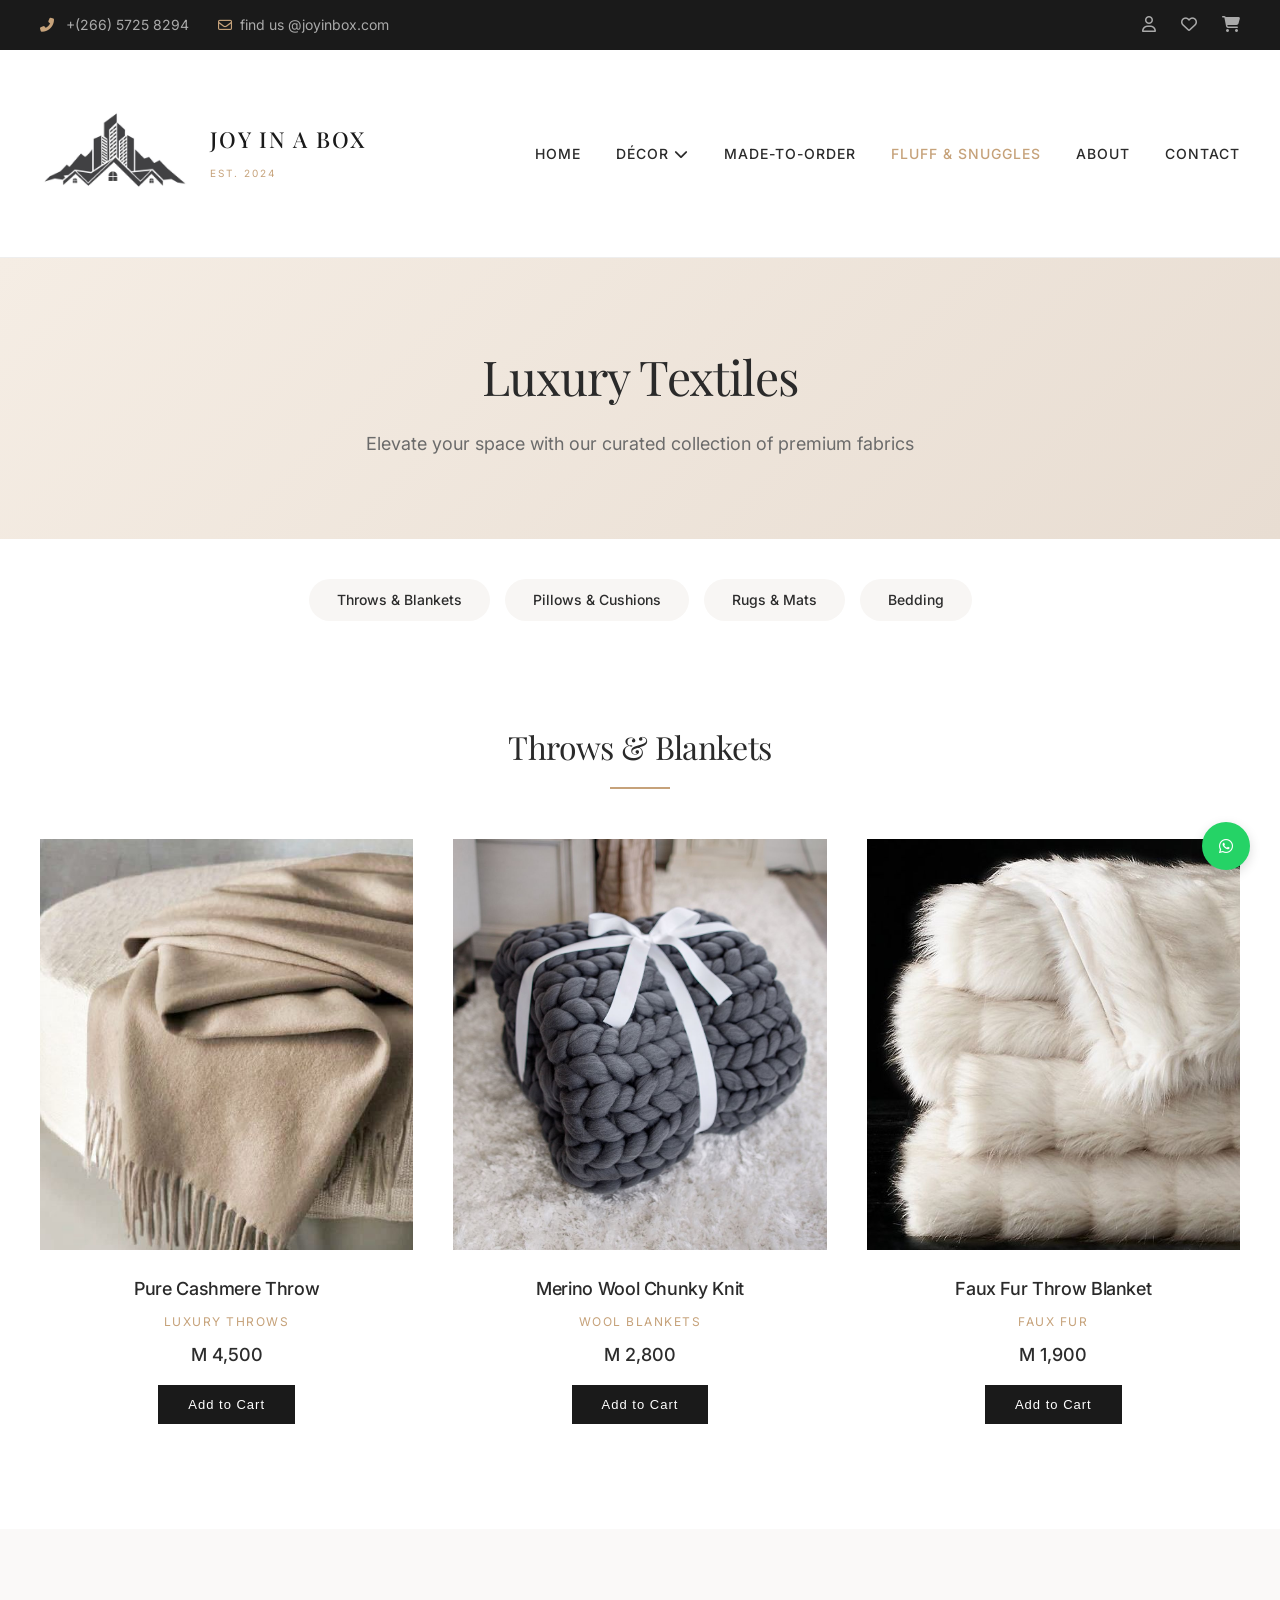
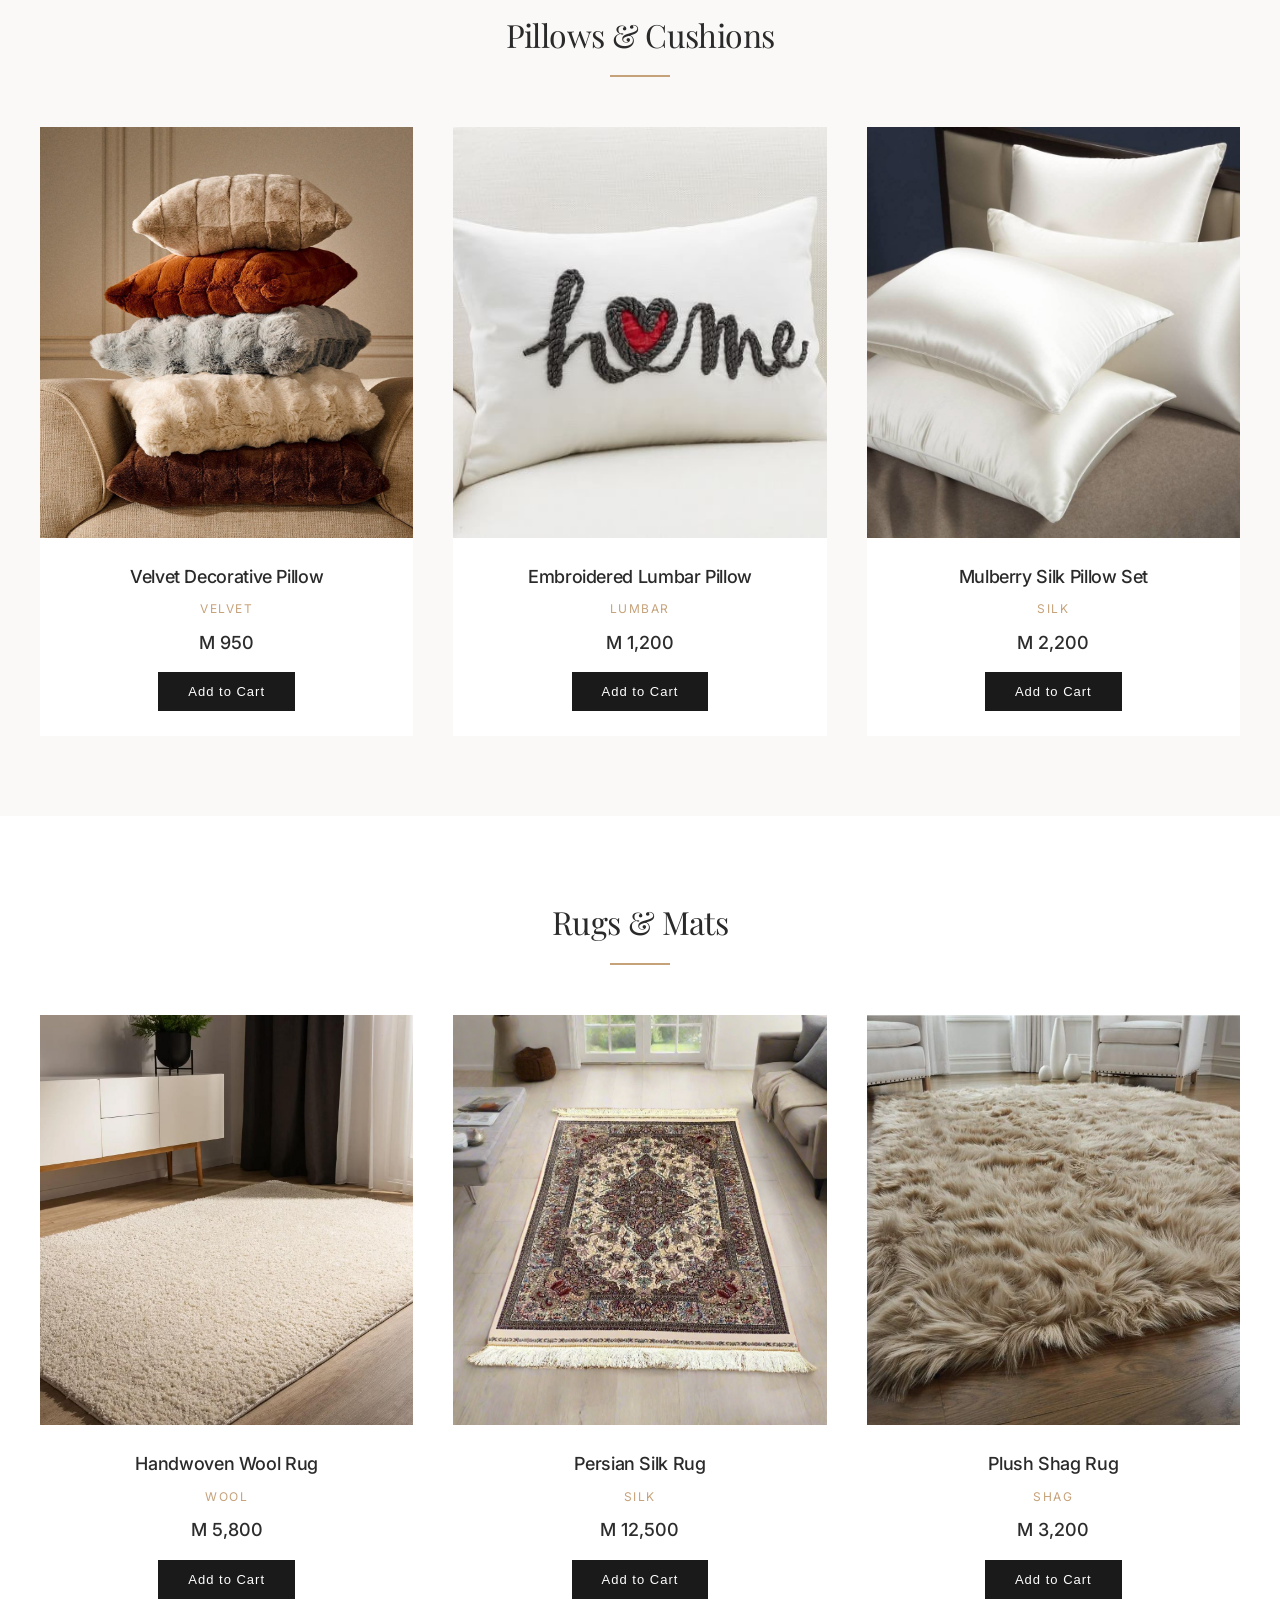
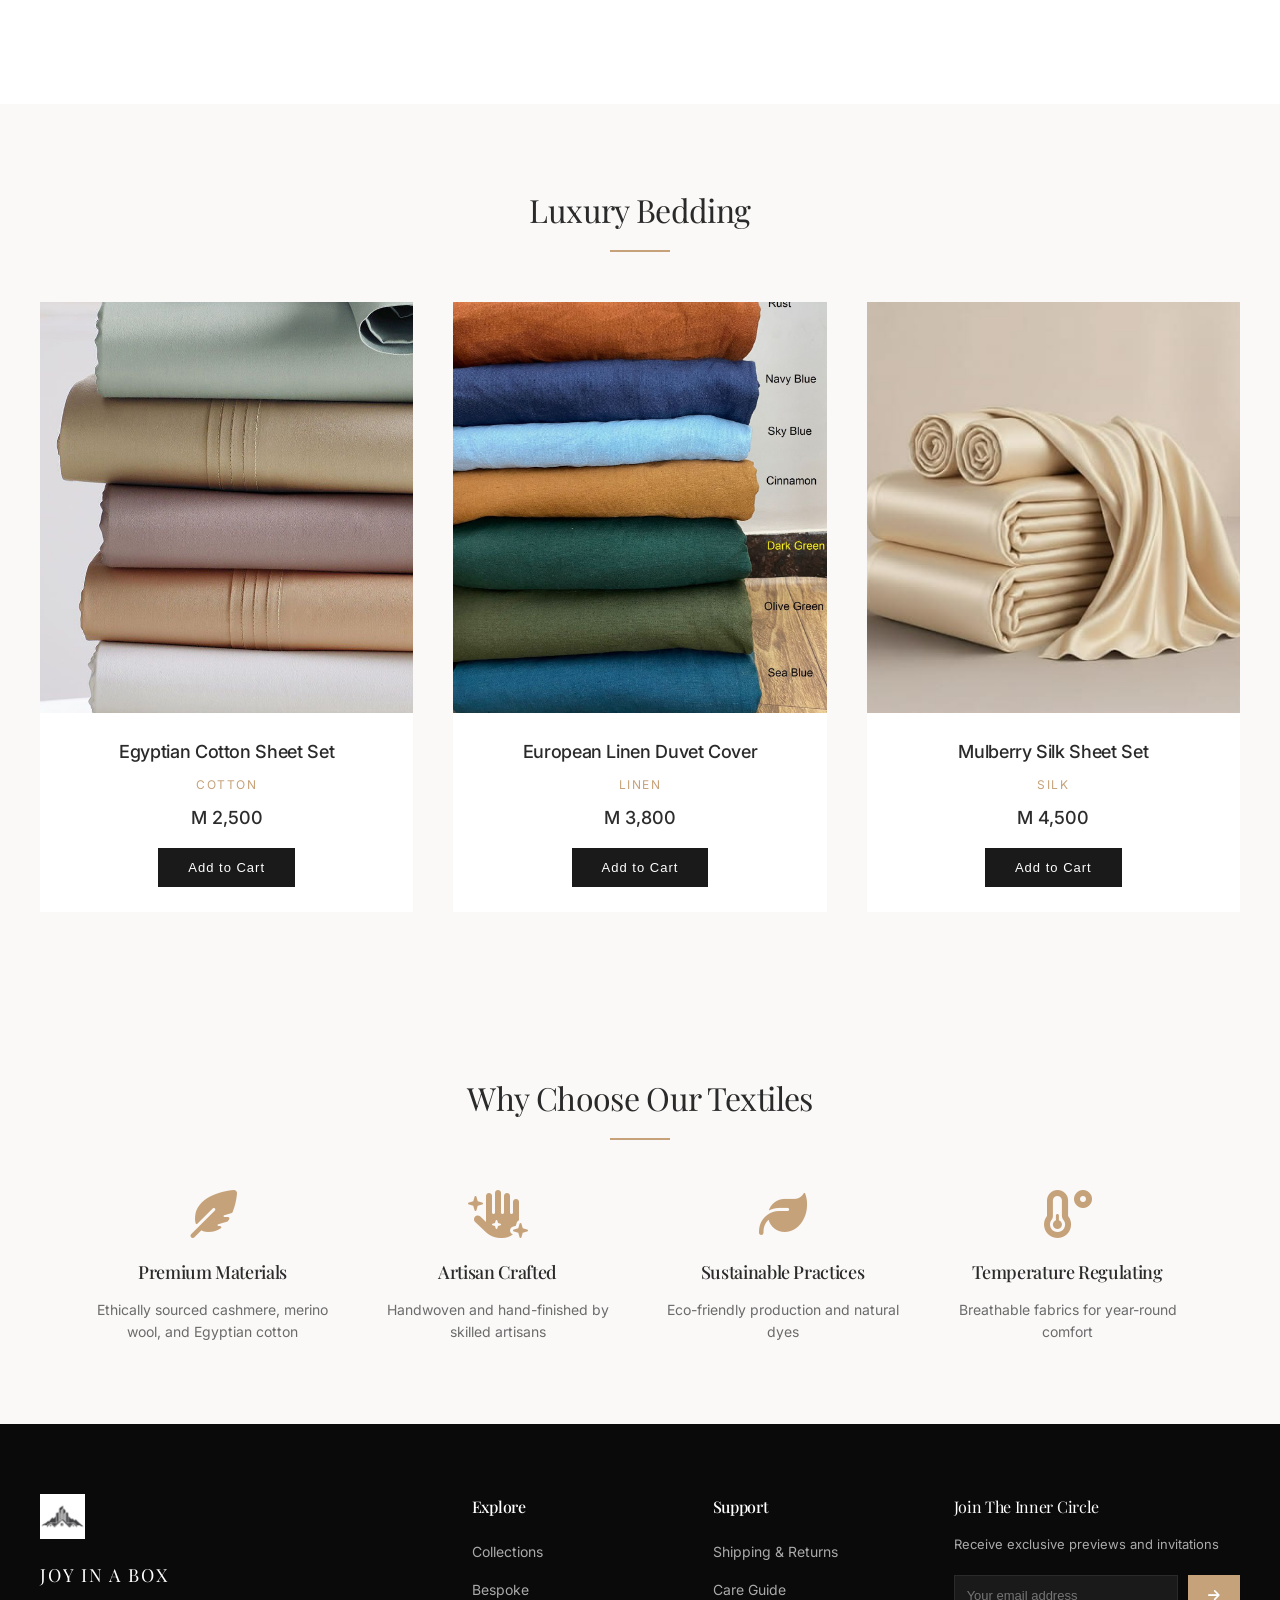
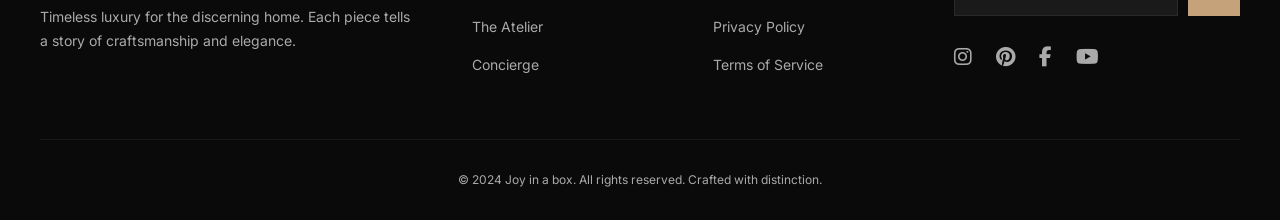
<file: fluff-and-snuggles.html>
<!DOCTYPE html>
<html lang="en">
<head>
    <meta charset="UTF-8">
    <meta name="viewport" content="width=device-width, initial-scale=1.0">
    <title>Textiles | Luxe Haven</title>
    <link rel="stylesheet" href="css/style.css">
    <link rel="stylesheet" href="https://cdnjs.cloudflare.com/ajax/libs/font-awesome/6.4.0/css/all.min.css">
    <link href="https://fonts.googleapis.com/css2?family=Inter:wght@300;400;500;600;700&family=Playfair+Display:ital,wght@0,400;0,500;0,600;1,400&display=swap" rel="stylesheet">
</head>
<body>

    <!-- Top Bar with Icons -->
    <div class="top-bar">
        <div class="container">
            <div class="top-bar-content">
                <div class="contact-info">
                    <span><i class="fas fa-phone-alt"></i> +(266) 5725 8294</span>
                    <span><i class="far fa-envelope"></i>find us @joyinbox.com</span>
                </div>
                <div class="user-actions">
                    <a href="#"><i class="far fa-user"></i></a>
                    <a href="#"><i class="far fa-heart"></i></a>
                    <a href="#"><i class="fas fa-shopping-cart"></i></a>
                </div>
            </div>
        </div>
    </div>

    <!-- Main Header with Logo and Navigation -->
    <header>
        <div class="container">
            <div class="header-wrapper">
                <div class="logo-section">
                    <a href="index.html" class="logo-link">
                        <img src="images/logo6.jpg" alt="Luxe Haven">
                    </a>
                    <div class="logo-text">
                        <h1>JOY IN A BOX</h1>
                        <span>EST. 2024</span>
                    </div>
                </div>
                
                <!-- Navigation Menu -->
                <nav class="main-nav">
                    <ul class="nav-menu">
    <li><a href="index.html">Home</a></li>
    <li class="dropdown">
        <a href="decor.html">Décor <i class="fas fa-chevron-down"></i></a>
        <ul class="submenu">
            <li><a href="decor.html#furniture">Furniture</a></li>
            <li><a href="decor.html#lighting">Lighting</a></li>
            <li><a href="decor.html#decor">Decorative Objects</a></li>
            <li><a href="decor.html#art">Wall Art</a></li>
        </ul>
    </li>
    <li><a href="made-to-order.html">Made-to-Order</a></li>
    <li><a href="fluff-and-snuggles.html">Fluff & Snuggles</a></li>
    <li><a href="about.html">About</a></li>
    <li><a href="contact.html">Contact</a></li>
</ul>   
                </nav>
            </div>
        </div>
    </header>

    <!-- Page Header -->
    <section class="page-header-textiles">
        <div class="container">
            <h1>Luxury Textiles</h1>
            <p>Elevate your space with our curated collection of premium fabrics</p>
        </div>
    </section>

    <!-- Category Navigation Pills -->
    <div class="category-nav-textiles">
        <div class="container">
            <div class="category-pills-textiles">
                <a href="#throws-blankets" class="pill-textiles">Throws & Blankets</a>
                <a href="#pillows-cushions" class="pill-textiles">Pillows & Cushions</a>
                <a href="#rugs-mats" class="pill-textiles">Rugs & Mats</a>
                <a href="#bedding" class="pill-textiles">Bedding</a>
            </div>
        </div>
    </div>

    <!-- Throws & Blankets Section -->
    <section id="throws-blankets" class="textiles-section">
        <div class="container">
            <h2 class="section-title-textiles">Throws & Blankets</h2>
            <div class="product-grid-textiles">
                <!-- Product 1 -->
                <div class="product-card-textiles">
                    <div class="product-image-textiles">
                        <img src="images/t1.jpg" alt="Cashmere Throw">
                        <button class="quick-view-textiles"><i class="far fa-eye"></i></button>
                    </div>
                    <div class="product-info-textiles">
                        <h3>Pure Cashmere Throw</h3>
                        <p class="product-category-textiles">Luxury Throws</p>
                        <p class="product-price-textiles">M 4,500</p>
                        <button class="add-to-cart-textiles">Add to Cart</button>
                    </div>
                </div>

                <!-- Product 2 -->
                <div class="product-card-textiles">
                    <div class="product-image-textiles">
                        <img src="images/t2.jpg" alt="Chunky Knit Blanket">
                        <button class="quick-view-textiles"><i class="far fa-eye"></i></button>
                    </div>
                    <div class="product-info-textiles">
                        <h3>Merino Wool Chunky Knit</h3>
                        <p class="product-category-textiles">Wool Blankets</p>
                        <p class="product-price-textiles">M 2,800</p>
                        <button class="add-to-cart-textiles">Add to Cart</button>
                    </div>
                </div>

                <!-- Product 3 -->
                <div class="product-card-textiles">
                    <div class="product-image-textiles">
                        <img src="images/t3.jpg" alt="Faux Fur Throw">
                        <button class="quick-view-textiles"><i class="far fa-eye"></i></button>
                    </div>
                    <div class="product-info-textiles">
                        <h3>Faux Fur Throw Blanket</h3>
                        <p class="product-category-textiles">Faux Fur</p>
                        <p class="product-price-textiles">M 1,900</p>
                        <button class="add-to-cart-textiles">Add to Cart</button>
                    </div>
                </div>
            </div>
        </div>
    </section>

    <!-- Pillows & Cushions Section -->
    <section id="pillows-cushions" class="textiles-section alt-bg-textiles">
        <div class="container">
            <h2 class="section-title-textiles">Pillows & Cushions</h2>
            <div class="product-grid-textiles">
                <!-- Product 1 -->
                <div class="product-card-textiles">
                    <div class="product-image-textiles">
                        <img src="images/t4.jpg" alt="Velvet Pillow">
                        <button class="quick-view-textiles"><i class="far fa-eye"></i></button>
                    </div>
                    <div class="product-info-textiles">
                        <h3>Velvet Decorative Pillow</h3>
                        <p class="product-category-textiles">Velvet</p>
                        <p class="product-price-textiles">M 950</p>
                        <button class="add-to-cart-textiles">Add to Cart</button>
                    </div>
                </div>

                <!-- Product 2 -->
                <div class="product-card-textiles">
                    <div class="product-image-textiles">
                        <img src="images/t5.jpg" alt="Lumbar Pillow">
                        <button class="quick-view-textiles"><i class="far fa-eye"></i></button>
                    </div>
                    <div class="product-info-textiles">
                        <h3>Embroidered Lumbar Pillow</h3>
                        <p class="product-category-textiles">Lumbar</p>
                        <p class="product-price-textiles">M 1,200</p>
                        <button class="add-to-cart-textiles">Add to Cart</button>
                    </div>
                </div>

                <!-- Product 3 -->
                <div class="product-card-textiles">
                    <div class="product-image-textiles">
                        <img src="images/t6.jpg" alt="Silk Pillow">
                        <button class="quick-view-textiles"><i class="far fa-eye"></i></button>
                    </div>
                    <div class="product-info-textiles">
                        <h3>Mulberry Silk Pillow Set</h3>
                        <p class="product-category-textiles">Silk</p>
                        <p class="product-price-textiles">M 2,200</p>
                        <button class="add-to-cart-textiles">Add to Cart</button>
                    </div>
                </div>
            </div>
        </div>
    </section>

    <!-- Rugs & Mats Section -->
    <section id="rugs-mats" class="textiles-section">
        <div class="container">
            <h2 class="section-title-textiles">Rugs & Mats</h2>
            <div class="product-grid-textiles">
                <!-- Product 1 -->
                <div class="product-card-textiles">
                    <div class="product-image-textiles">
                        <img src="images/t7.jpg" alt="Handwoven Wool Rug">
                        <button class="quick-view-textiles"><i class="far fa-eye"></i></button>
                    </div>
                    <div class="product-info-textiles">
                        <h3>Handwoven Wool Rug</h3>
                        <p class="product-category-textiles">Wool</p>
                        <p class="product-price-textiles">M 5,800</p>
                        <button class="add-to-cart-textiles">Add to Cart</button>
                    </div>
                </div>

                <!-- Product 2 -->
                <div class="product-card-textiles">
                    <div class="product-image-textiles">
                        <img src="images/t8.jpg" alt="Silk Rug">
                        <button class="quick-view-textiles"><i class="far fa-eye"></i></button>
                    </div>
                    <div class="product-info-textiles">
                        <h3>Persian Silk Rug</h3>
                        <p class="product-category-textiles">Silk</p>
                        <p class="product-price-textiles">M 12,500</p>
                        <button class="add-to-cart-textiles">Add to Cart</button>
                    </div>
                </div>

                <!-- Product 3 -->
                <div class="product-card-textiles">
                    <div class="product-image-textiles">
                        <img src="images/t9.jpg" alt="Shag Rug">
                        <button class="quick-view-textiles"><i class="far fa-eye"></i></button>
                    </div>
                    <div class="product-info-textiles">
                        <h3>Plush Shag Rug</h3>
                        <p class="product-category-textiles">Shag</p>
                        <p class="product-price-textiles">M 3,200</p>
                        <button class="add-to-cart-textiles">Add to Cart</button>
                    </div>
                </div>
            </div>
        </div>
    </section>

    <!-- Bedding Section -->
    <section id="bedding" class="textiles-section alt-bg-textiles">
        <div class="container">
            <h2 class="section-title-textiles">Luxury Bedding</h2>
            <div class="product-grid-textiles">
                <!-- Product 1 -->
                <div class="product-card-textiles">
                    <div class="product-image-textiles">
                        <img src="images/t10.jpg" alt="Egyptian Cotton Sheets">
                        <button class="quick-view-textiles"><i class="far fa-eye"></i></button>
                    </div>
                    <div class="product-info-textiles">
                        <h3>Egyptian Cotton Sheet Set</h3>
                        <p class="product-category-textiles">Cotton</p>
                        <p class="product-price-textiles">M 2,500</p>
                        <button class="add-to-cart-textiles">Add to Cart</button>
                    </div>
                </div>

                <!-- Product 2 -->
                <div class="product-card-textiles">
                    <div class="product-image-textiles">
                        <img src="images/t11.jpg" alt="Linen Duvet Cover">
                        <button class="quick-view-textiles"><i class="far fa-eye"></i></button>
                    </div>
                    <div class="product-info-textiles">
                        <h3>European Linen Duvet Cover</h3>
                        <p class="product-category-textiles">Linen</p>
                        <p class="product-price-textiles">M 3,800</p>
                        <button class="add-to-cart-textiles">Add to Cart</button>
                    </div>
                </div>

                <!-- Product 3 -->
                <div class="product-card-textiles">
                    <div class="product-image-textiles">
                        <img src="images/t12.jpg" alt="Silk Sheets">
                        <button class="quick-view-textiles"><i class="far fa-eye"></i></button>
                    </div>
                    <div class="product-info-textiles">
                        <h3>Mulberry Silk Sheet Set</h3>
                        <p class="product-category-textiles">Silk</p>
                        <p class="product-price-textiles">M 4,500</p>
                        <button class="add-to-cart-textiles">Add to Cart</button>
                    </div>
                </div>
            </div>
        </div>
    </section>

    <!-- Features Section -->
    <section class="textiles-features">
        <div class="container">
            <h2 class="section-title-textiles">Why Choose Our Textiles</h2>
            <div class="features-grid-textiles">
                <div class="feature-card">
                    <i class="fas fa-feather-alt"></i>
                    <h3>Premium Materials</h3>
                    <p>Ethically sourced cashmere, merino wool, and Egyptian cotton</p>
                </div>
                <div class="feature-card">
                    <i class="fas fa-hand-sparkles"></i>
                    <h3>Artisan Crafted</h3>
                    <p>Handwoven and hand-finished by skilled artisans</p>
                </div>
                <div class="feature-card">
                    <i class="fas fa-leaf"></i>
                    <h3>Sustainable Practices</h3>
                    <p>Eco-friendly production and natural dyes</p>
                </div>
                <div class="feature-card">
                    <i class="fas fa-temperature-low"></i>
                    <h3>Temperature Regulating</h3>
                    <p>Breathable fabrics for year-round comfort</p>
                </div>
            </div>
        </div>
    </section>

    <!-- Footer -->
    <footer>
        <div class="container">
            <div class="footer-grid">
                <div class="footer-brand">
                    <img src="images/logo6.jpg" alt="Luxe Haven" class="footer-logo">
                    <h3>JOY IN A BOX</h3>
                    <p>Timeless luxury for the discerning home. Each piece tells a story of craftsmanship and elegance.</p>
                </div>
                <div class="footer-links">
                    <h4>Explore</h4>
                    <ul>
                        <li><a href="shop.html">Collections</a></li>
                        <li><a href="bespoke.html">Bespoke</a></li>
                        <li><a href="about.html">The Atelier</a></li>
                        <li><a href="contact.html">Concierge</a></li>
                    </ul>
                </div>
                <div class="footer-links">
                    <h4>Support</h4>
                    <ul>
                        <li><a href="#">Shipping & Returns</a></li>
                        <li><a href="#">Care Guide</a></li>
                        <li><a href="#">Privacy Policy</a></li>
                        <li><a href="#">Terms of Service</a></li>
                    </ul>
                </div>
                <div class="footer-newsletter">
                    <h4>Join The Inner Circle</h4>
                    <p>Receive exclusive previews and invitations</p>
                    <form class="newsletter-form">
                        <input type="email" placeholder="Your email address">
                        <button type="submit"><i class="fas fa-arrow-right"></i></button>
                    </form>
                    <div class="social-icons">
                        <a href="#"><i class="fab fa-instagram"></i></a>
                        <a href="#"><i class="fab fa-pinterest"></i></a>
                        <a href="#"><i class="fab fa-facebook-f"></i></a>
                        <a href="#"><i class="fab fa-youtube"></i></a>
                    </div>
                </div>
            </div>
            <div class="footer-bottom">
                <p>&copy; 2024 Joy in a box. All rights reserved. Crafted with distinction.</p>
            </div>
        </div>
    </footer>

    <!-- Floating Buttons -->
    <div class="floating-buttons">
        <a href="#" class="scroll-top"><i class="fas fa-arrow-up"></i></a>
        <a href="https://wa.me/26612345678" class="whatsapp" target="_blank"><i class="fab fa-whatsapp"></i></a>
    </div>

    <script src="js/main.js"></script>
</body>
</html>
</file>
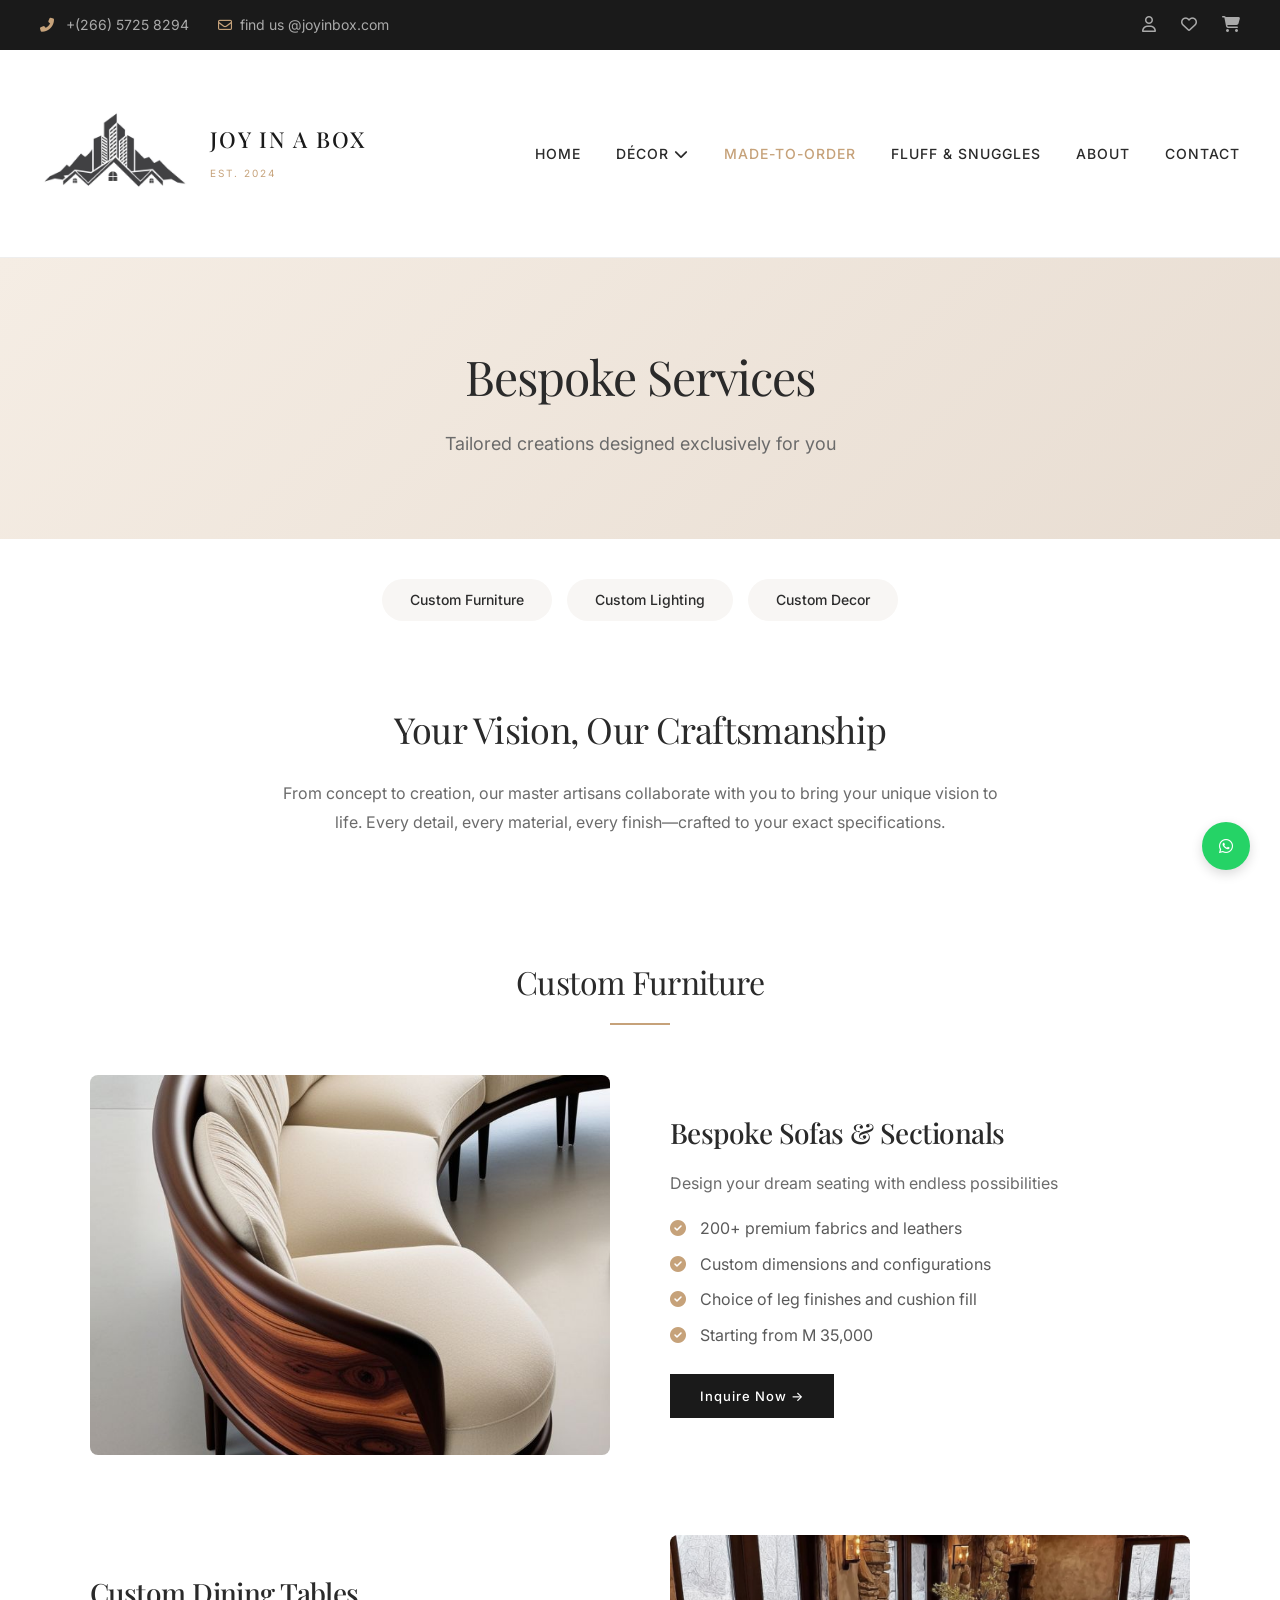
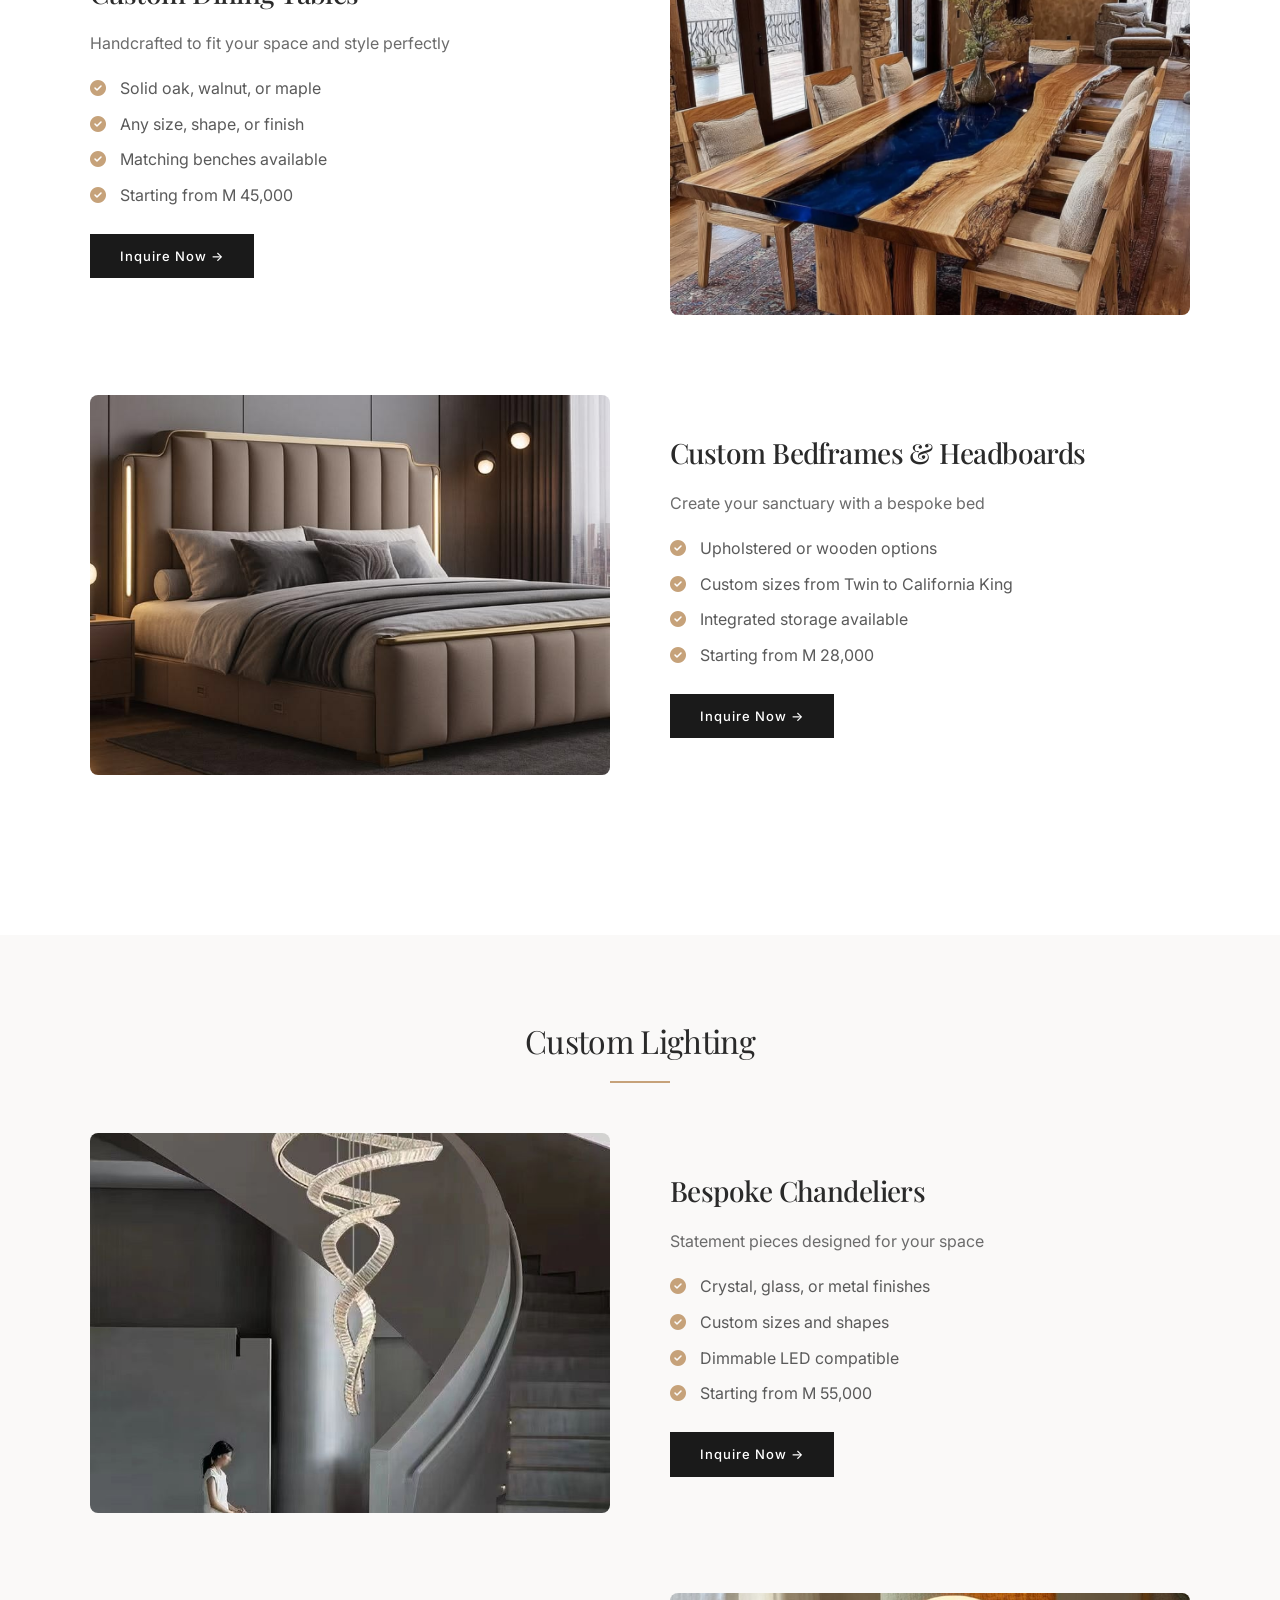
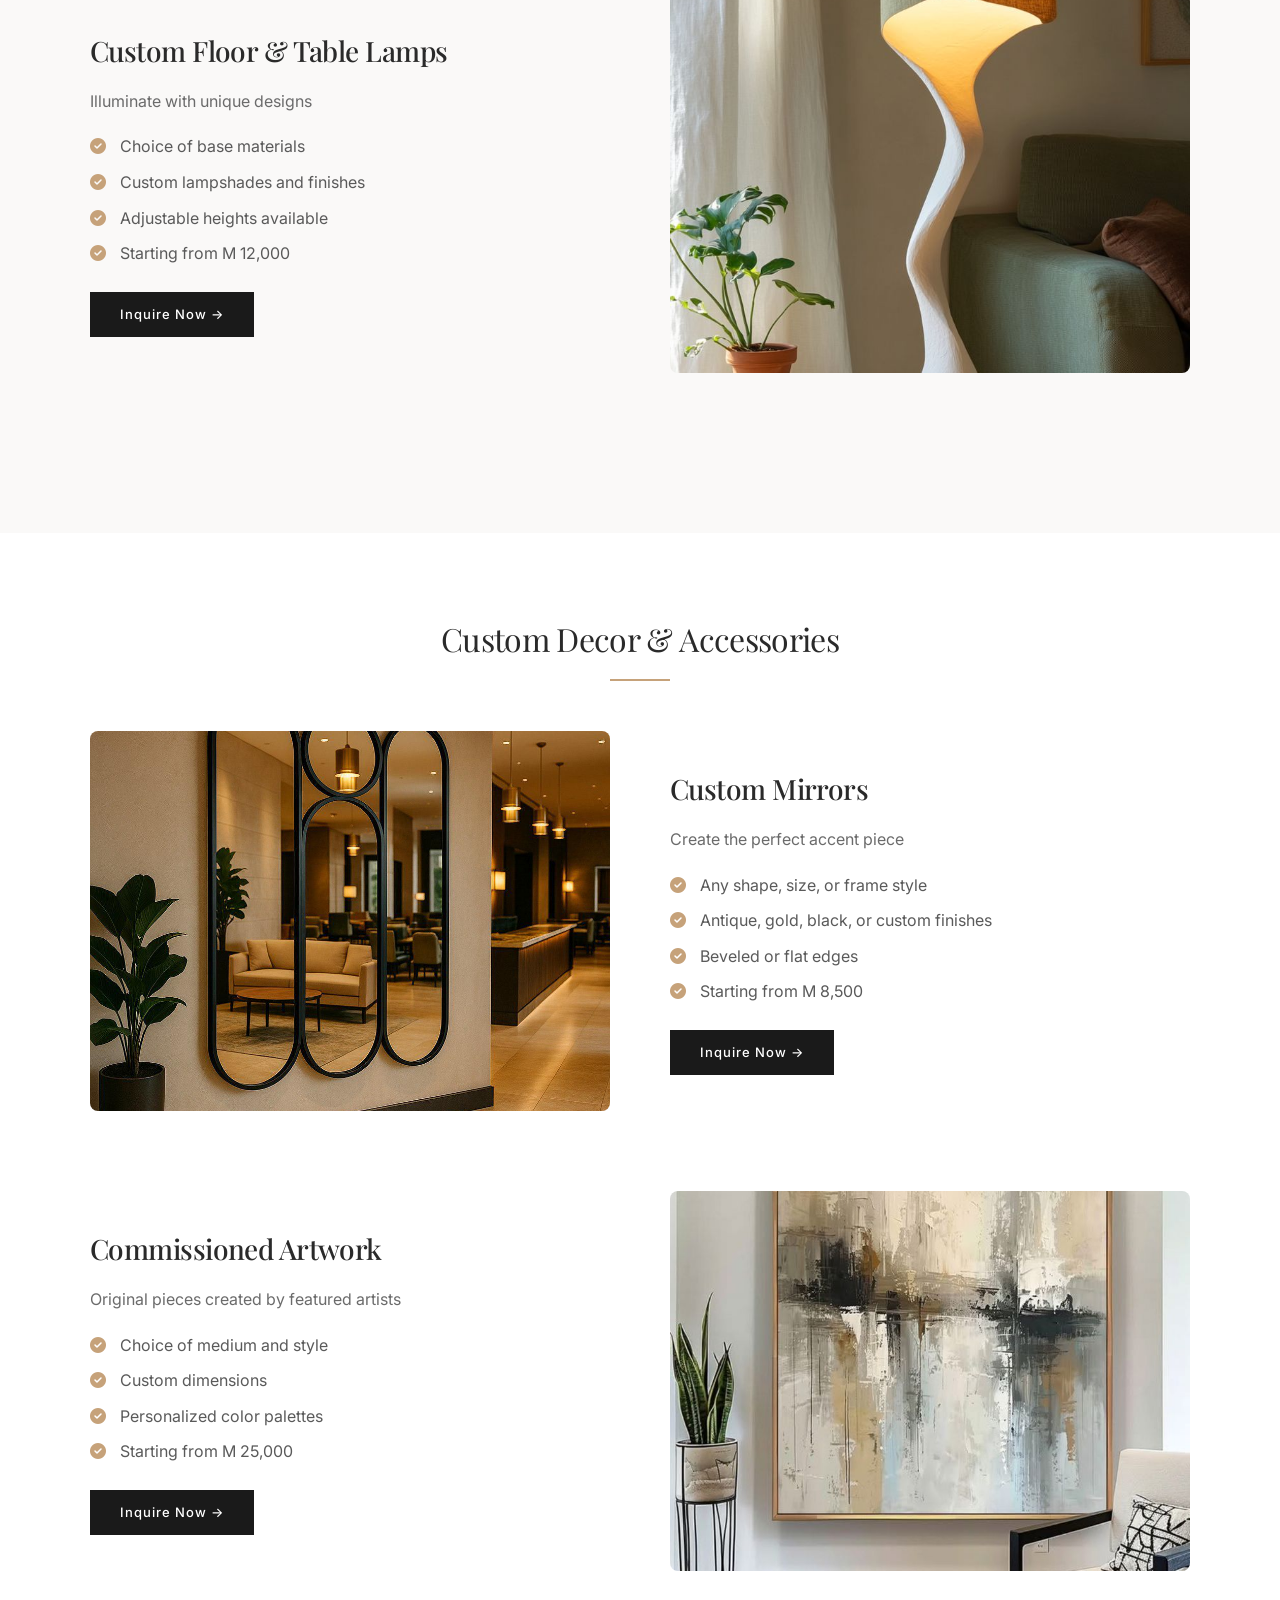
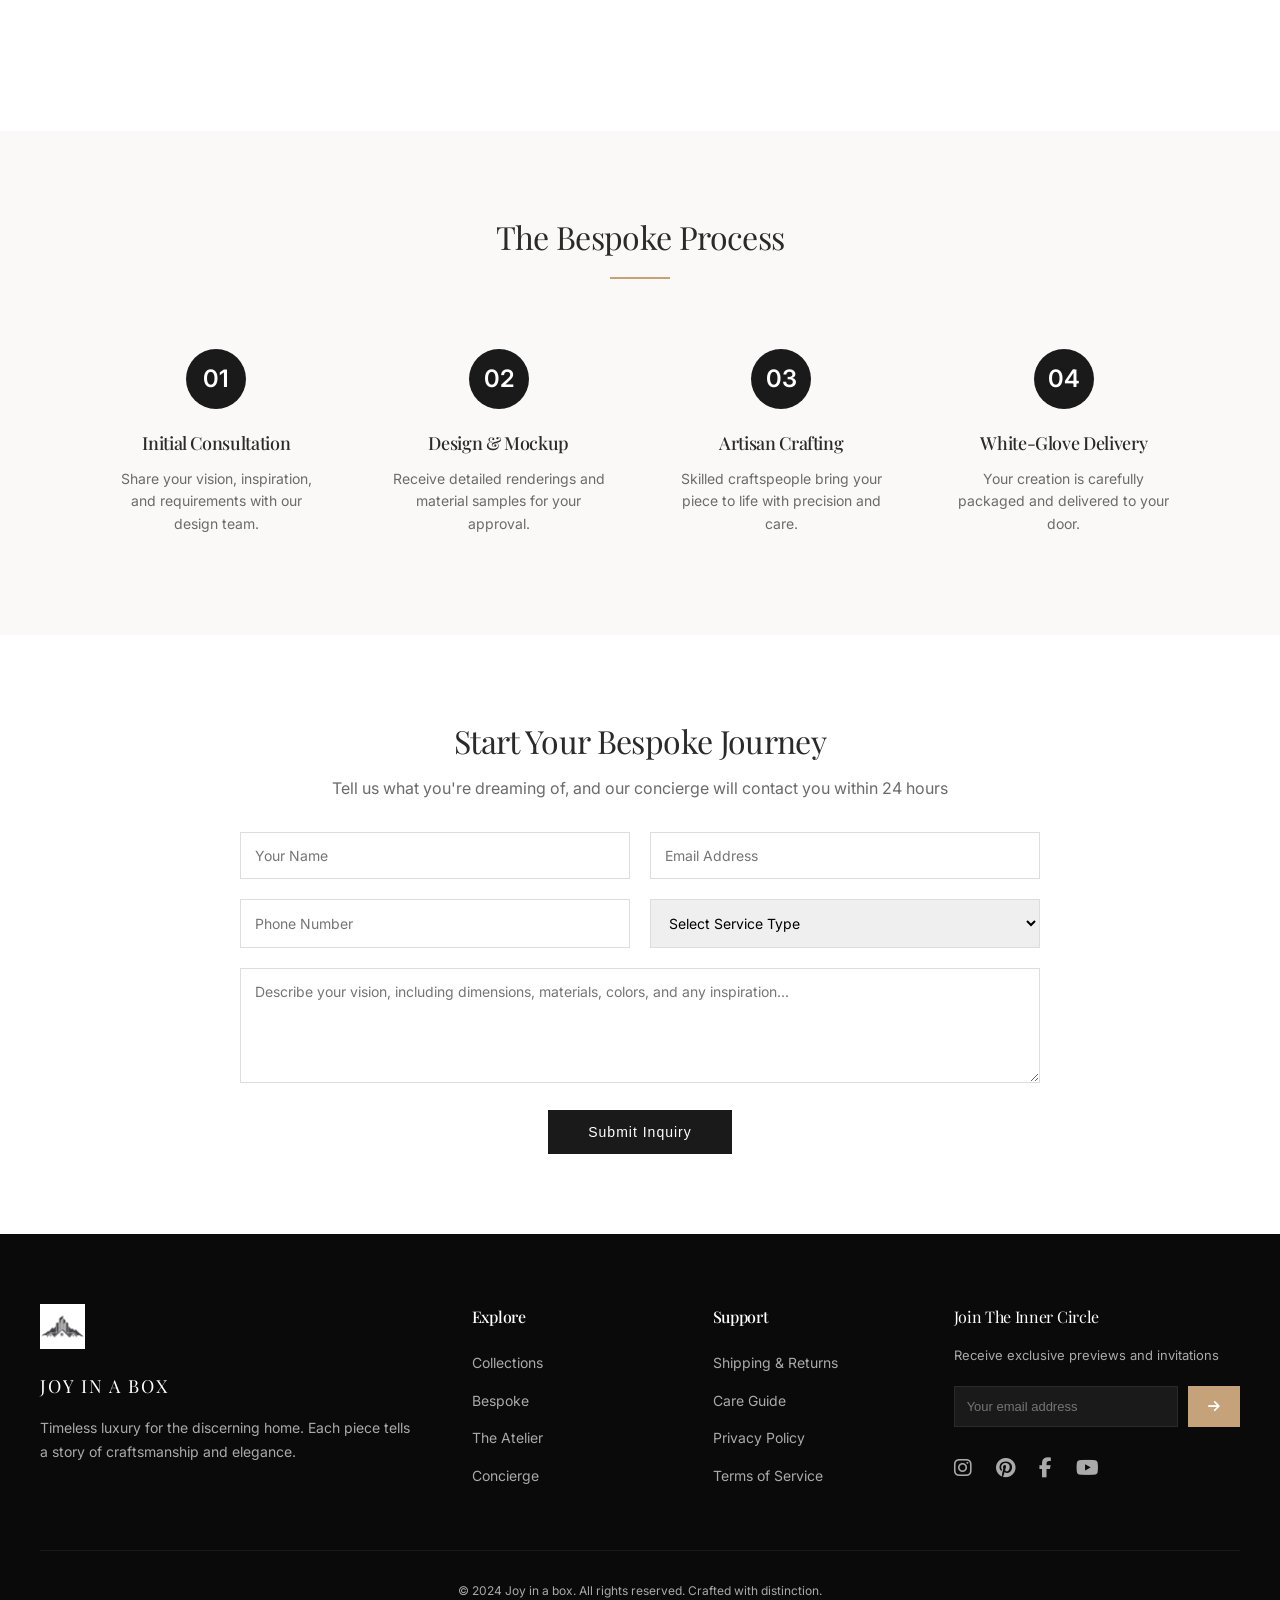
<file: made-to-order.html>
<!DOCTYPE html>
<html lang="en">
<head>
    <meta charset="UTF-8">
    <meta name="viewport" content="width=device-width, initial-scale=1.0">
    <title>Bespoke | Luxe Haven</title>
    <link rel="stylesheet" href="css/style.css">
    <link rel="stylesheet" href="https://cdnjs.cloudflare.com/ajax/libs/font-awesome/6.4.0/css/all.min.css">
    <link href="https://fonts.googleapis.com/css2?family=Inter:wght@300;400;500;600;700&family=Playfair+Display:ital,wght@0,400;0,500;0,600;1,400&display=swap" rel="stylesheet">
</head>
<body>

    <!-- Top Bar with Icons -->
    <div class="top-bar">
        <div class="container">
            <div class="top-bar-content">
                <div class="contact-info">
                    <span><i class="fas fa-phone-alt"></i> +(266) 5725 8294</span>
                    <span><i class="far fa-envelope"></i>find us @joyinbox.com</span>
                </div>
                <div class="user-actions">
                    <a href="#"><i class="far fa-user"></i></a>
                    <a href="#"><i class="far fa-heart"></i></a>
                    <a href="#"><i class="fas fa-shopping-cart"></i></a>
                </div>
            </div>
        </div>
    </div>

    <!-- Main Header with Logo and Navigation -->
    <header>
        <div class="container">
            <div class="header-wrapper">
                <div class="logo-section">
                    <a href="index.html" class="logo-link">
                        <img src="images/logo6.jpg" alt="Luxe Haven">
                    </a>
                    <div class="logo-text">
                        <h1>JOY IN A BOX</h1>
                        <span>EST. 2024</span>
                    </div>
                </div>
                
                <!-- Navigation Menu -->
                <nav class="main-nav">
                    <ul class="nav-menu">
    <li><a href="index.html">Home</a></li>
    <li class="dropdown">
        <a href="decor.html">Décor <i class="fas fa-chevron-down"></i></a>
        <ul class="submenu">
            <li><a href="decor.html#furniture">Furniture</a></li>
            <li><a href="decor.html#lighting">Lighting</a></li>
            <li><a href="decor.html#decor">Decorative Objects</a></li>
            <li><a href="decor.html#art">Wall Art</a></li>
        </ul>
    </li>
    <li><a href="made-to-order.html">Made-to-Order</a></li>
    <li><a href="fluff-and-snuggles.html">Fluff & Snuggles</a></li>
    <li><a href="about.html">About</a></li>
    <li><a href="contact.html">Contact</a></li>
</ul>
                </nav>
            </div>
        </div>
    </header>

    <!-- Page Header -->
    <section class="page-header-bespoke">
        <div class="container">
            <h1>Bespoke Services</h1>
            <p>Tailored creations designed exclusively for you</p>
        </div>
    </section>

    <!-- Category Navigation Pills -->
    <div class="category-nav-bespoke">
        <div class="container">
            <div class="category-pills-bespoke">
                <a href="#custom-furniture" class="pill-bespoke">Custom Furniture</a>
                <a href="#custom-lighting" class="pill-bespoke">Custom Lighting</a>
                <a href="#custom-decor" class="pill-bespoke">Custom Decor</a>
            </div>
        </div>
    </div>

    <!-- Intro Section -->
    <section class="bespoke-intro">
        <div class="container">
            <div class="intro-content">
                <h2>Your Vision, Our Craftsmanship</h2>
                <p>From concept to creation, our master artisans collaborate with you to bring your unique vision to life. Every detail, every material, every finish—crafted to your exact specifications.</p>
            </div>
        </div>
    </section>

    <!-- Custom Furniture Section -->
    <section id="custom-furniture" class="bespoke-section">
        <div class="container">
            <h2 class="section-title-bespoke">Custom Furniture</h2>
            <div class="bespoke-showcase">
                <div class="bespoke-item">
                    <img src="images/b1.jpg" alt="Custom Sofa">
                    <div class="bespoke-item-info">
                        <h3>Bespoke Sofas & Sectionals</h3>
                        <p>Design your dream seating with endless possibilities</p>
                        <ul class="bespoke-features-list">
                            <li><i class="fas fa-check-circle"></i> 200+ premium fabrics and leathers</li>
                            <li><i class="fas fa-check-circle"></i> Custom dimensions and configurations</li>
                            <li><i class="fas fa-check-circle"></i> Choice of leg finishes and cushion fill</li>
                            <li><i class="fas fa-check-circle"></i> Starting from M 35,000</li>
                        </ul>
                        <a href="contact.html" class="btn-bespoke">Inquire Now →</a>
                    </div>
                </div>
                <div class="bespoke-item reverse">
                    <img src="images/b2.jpg" alt="Custom Dining Table">
                    <div class="bespoke-item-info">
                        <h3>Custom Dining Tables</h3>
                        <p>Handcrafted to fit your space and style perfectly</p>
                        <ul class="bespoke-features-list">
                            <li><i class="fas fa-check-circle"></i> Solid oak, walnut, or maple</li>
                            <li><i class="fas fa-check-circle"></i> Any size, shape, or finish</li>
                            <li><i class="fas fa-check-circle"></i> Matching benches available</li>
                            <li><i class="fas fa-check-circle"></i> Starting from M 45,000</li>
                        </ul>
                        <a href="contact.html" class="btn-bespoke">Inquire Now →</a>
                    </div>
                </div>
                <div class="bespoke-item">
                    <img src="images/b3.jpg" alt="Custom Bedframe">
                    <div class="bespoke-item-info">
                        <h3>Custom Bedframes & Headboards</h3>
                        <p>Create your sanctuary with a bespoke bed</p>
                        <ul class="bespoke-features-list">
                            <li><i class="fas fa-check-circle"></i> Upholstered or wooden options</li>
                            <li><i class="fas fa-check-circle"></i> Custom sizes from Twin to California King</li>
                            <li><i class="fas fa-check-circle"></i> Integrated storage available</li>
                            <li><i class="fas fa-check-circle"></i> Starting from M 28,000</li>
                        </ul>
                        <a href="contact.html" class="btn-bespoke">Inquire Now →</a>
                    </div>
                </div>
            </div>
        </div>
    </section>

    <!-- Custom Lighting Section -->
    <section id="custom-lighting" class="bespoke-section alt-bg-bespoke">
        <div class="container">
            <h2 class="section-title-bespoke">Custom Lighting</h2>
            <div class="bespoke-showcase">
                <div class="bespoke-item">
                    <img src="images/b44.jpg" alt="Custom Chandelier">
                    <div class="bespoke-item-info">
                        <h3>Bespoke Chandeliers</h3>
                        <p>Statement pieces designed for your space</p>
                        <ul class="bespoke-features-list">
                            <li><i class="fas fa-check-circle"></i> Crystal, glass, or metal finishes</li>
                            <li><i class="fas fa-check-circle"></i> Custom sizes and shapes</li>
                            <li><i class="fas fa-check-circle"></i> Dimmable LED compatible</li>
                            <li><i class="fas fa-check-circle"></i> Starting from M 55,000</li>
                        </ul>
                        <a href="contact.html" class="btn-bespoke">Inquire Now →</a>
                    </div>
                </div>
                <div class="bespoke-item reverse">
                    <img src="images/b5.jpg" alt="Custom Floor Lamp">
                    <div class="bespoke-item-info">
                        <h3>Custom Floor & Table Lamps</h3>
                        <p>Illuminate with unique designs</p>
                        <ul class="bespoke-features-list">
                            <li><i class="fas fa-check-circle"></i> Choice of base materials</li>
                            <li><i class="fas fa-check-circle"></i> Custom lampshades and finishes</li>
                            <li><i class="fas fa-check-circle"></i> Adjustable heights available</li>
                            <li><i class="fas fa-check-circle"></i> Starting from M 12,000</li>
                        </ul>
                        <a href="contact.html" class="btn-bespoke">Inquire Now →</a>
                    </div>
                </div>
            </div>
        </div>
    </section>

    <!-- Custom Decor Section -->
    <section id="custom-decor" class="bespoke-section">
        <div class="container">
            <h2 class="section-title-bespoke">Custom Decor & Accessories</h2>
            <div class="bespoke-showcase">
                <div class="bespoke-item">
                    <img src="images/b6.jpg" alt="Custom Mirror">
                    <div class="bespoke-item-info">
                        <h3>Custom Mirrors</h3>
                        <p>Create the perfect accent piece</p>
                        <ul class="bespoke-features-list">
                            <li><i class="fas fa-check-circle"></i> Any shape, size, or frame style</li>
                            <li><i class="fas fa-check-circle"></i> Antique, gold, black, or custom finishes</li>
                            <li><i class="fas fa-check-circle"></i> Beveled or flat edges</li>
                            <li><i class="fas fa-check-circle"></i> Starting from M 8,500</li>
                        </ul>
                        <a href="contact.html" class="btn-bespoke">Inquire Now →</a>
                    </div>
                </div>
                <div class="bespoke-item reverse">
                    <img src="images/b7.jpg" alt="Custom Art">
                    <div class="bespoke-item-info">
                        <h3>Commissioned Artwork</h3>
                        <p>Original pieces created by featured artists</p>
                        <ul class="bespoke-features-list">
                            <li><i class="fas fa-check-circle"></i> Choice of medium and style</li>
                            <li><i class="fas fa-check-circle"></i> Custom dimensions</li>
                            <li><i class="fas fa-check-circle"></i> Personalized color palettes</li>
                            <li><i class="fas fa-check-circle"></i> Starting from M 25,000</li>
                        </ul>
                        <a href="contact.html" class="btn-bespoke">Inquire Now →</a>
                    </div>
                </div>
            </div>
        </div>
    </section>

    <!-- Process Section -->
    <section class="process-section">
        <div class="container">
            <h2 class="section-title-bespoke">The Bespoke Process</h2>
            <div class="process-grid">
                <div class="process-step">
                    <div class="step-number">01</div>
                    <h3>Initial Consultation</h3>
                    <p>Share your vision, inspiration, and requirements with our design team.</p>
                </div>
                <div class="process-step">
                    <div class="step-number">02</div>
                    <h3>Design & Mockup</h3>
                    <p>Receive detailed renderings and material samples for your approval.</p>
                </div>
                <div class="process-step">
                    <div class="step-number">03</div>
                    <h3>Artisan Crafting</h3>
                    <p>Skilled craftspeople bring your piece to life with precision and care.</p>
                </div>
                <div class="process-step">
                    <div class="step-number">04</div>
                    <h3>White-Glove Delivery</h3>
                    <p>Your creation is carefully packaged and delivered to your door.</p>
                </div>
            </div>
        </div>
    </section>

    <!-- Inquiry Form -->
    <section class="inquiry-section">
        <div class="container">
            <div class="inquiry-wrapper">
                <h2>Start Your Bespoke Journey</h2>
                <p>Tell us what you're dreaming of, and our concierge will contact you within 24 hours</p>
                <form class="bespoke-form">
                    <div class="form-row">
                        <input type="text" placeholder="Your Name" required>
                        <input type="email" placeholder="Email Address" required>
                    </div>
                    <div class="form-row">
                        <input type="tel" placeholder="Phone Number">
                        <select required>
                            <option value="">Select Service Type</option>
                            <option>Custom Furniture</option>
                            <option>Custom Lighting</option>
                            <option>Custom Decor</option>
                            <option>Commissioned Artwork</option>
                            <option>Other</option>
                        </select>
                    </div>
                    <textarea rows="5" placeholder="Describe your vision, including dimensions, materials, colors, and any inspiration..."></textarea>
                    <button type="submit" class="btn-submit">Submit Inquiry</button>
                </form>
                <div id="formSuccess" class="form-success-bespoke" style="display: none;">
                    <i class="fas fa-check-circle"></i>
                    <p>Thank you! Our concierge will contact you within 24 hours.</p>
                </div>
            </div>
        </div>
    </section>

    <!-- Footer -->
    <footer>
        <div class="container">
            <div class="footer-grid">
                <div class="footer-brand">
                    <img src="images/logo6.jpg" alt="Luxe Haven" class="footer-logo">
                    <h3>JOY IN A BOX</h3>
                    <p>Timeless luxury for the discerning home. Each piece tells a story of craftsmanship and elegance.</p>
                </div>
                <div class="footer-links">
                    <h4>Explore</h4>
                    <ul>
                        <li><a href="shop.html">Collections</a></li>
                        <li><a href="bespoke.html">Bespoke</a></li>
                        <li><a href="about.html">The Atelier</a></li>
                        <li><a href="contact.html">Concierge</a></li>
                    </ul>
                </div>
                <div class="footer-links">
                    <h4>Support</h4>
                    <ul>
                        <li><a href="#">Shipping & Returns</a></li>
                        <li><a href="#">Care Guide</a></li>
                        <li><a href="#">Privacy Policy</a></li>
                        <li><a href="#">Terms of Service</a></li>
                    </ul>
                </div>
                <div class="footer-newsletter">
                    <h4>Join The Inner Circle</h4>
                    <p>Receive exclusive previews and invitations</p>
                    <form class="newsletter-form">
                        <input type="email" placeholder="Your email address">
                        <button type="submit"><i class="fas fa-arrow-right"></i></button>
                    </form>
                    <div class="social-icons">
                        <a href="#"><i class="fab fa-instagram"></i></a>
                        <a href="#"><i class="fab fa-pinterest"></i></a>
                        <a href="#"><i class="fab fa-facebook-f"></i></a>
                        <a href="#"><i class="fab fa-youtube"></i></a>
                    </div>
                </div>
            </div>
            <div class="footer-bottom">
                <p>&copy; 2024 Joy in a box. All rights reserved. Crafted with distinction.</p>
            </div>
        </div>
    </footer>

    <!-- Floating Buttons -->
    <div class="floating-buttons">
        <a href="#" class="scroll-top"><i class="fas fa-arrow-up"></i></a>
        <a href="https://wa.me/26612345678" class="whatsapp" target="_blank"><i class="fab fa-whatsapp"></i></a>
    </div>

    <script src="js/main.js"></script>
    <script>
        document.querySelector('.bespoke-form').addEventListener('submit', function(e) {
            e.preventDefault();
            document.getElementById('formSuccess').style.display = 'block';
            this.reset();
            setTimeout(function() {
                document.getElementById('formSuccess').style.display = 'none';
            }, 5000);
        });
    </script>
</body>
</html>
</file>
<file: css/style.css>
/* Reset & Base Styles */
* {
    margin: 0;
    padding: 0;
    box-sizing: border-box;
}

body {
    font-family: 'Inter', -apple-system, BlinkMacSystemFont, sans-serif;
    line-height: 1.6;
    color: #2a2a2a;
    background: #fff;
}

.container {
    max-width: 1400px;
    margin: 0 auto;
    padding: 0 40px;
}

/* Typography */
h1, h2, h3, h4 {
    font-family: 'Playfair Display', serif;
    font-weight: 400;
    letter-spacing: -0.02em;
}

/* Top Bar */
.top-bar {
    background: #1a1a1a;
    padding: 12px 0;
    color: #aaa;
    font-size: 14px;
}

.top-bar-content {
    display: flex;
    justify-content: space-between;
    align-items: center;
}

.contact-info span {
    margin-right: 25px;
}

.contact-info i {
    margin-right: 8px;
    color: #c6a27a;
}

.user-actions {
    display: flex;
    align-items: center;
    gap: 25px;
}

.user-actions a {
    color: #aaa;
    font-size: 16px;
    transition: color 0.3s;
    text-decoration: none;
}

.user-actions a:hover {
    color: #c6a27a;
}

/* Header with Logo on Left and Navigation on Right */
header {
    padding: 25px 0;
    background: #fff;
    border-bottom: 1px solid #eee;
}

.header-wrapper {
    display: flex;
    justify-content: space-between;
    align-items: center;
}

.logo-section {
    display: flex;
    align-items: center;
    gap: 20px;
}

.logo-link {
    display: inline-block;
}

.logo-link img {
    max-height: 150px;
    width: auto;
}

.logo-text h1 {
    font-size: 22px;
    letter-spacing: 2px;
    color: #1a1a1a;
    margin-bottom: 2px;
    font-weight: 500;
}

.logo-text span {
    font-size: 10px;
    letter-spacing: 2px;
    color: #c6a27a;
    font-family: 'Inter', sans-serif;
}

/* Navigation */
.main-nav {
    background: transparent;
}

.nav-menu {
    display: flex;
    list-style: none;
    gap: 35px;
    padding: 0;
    margin: 0;
}

.nav-menu > li > a {
    text-decoration: none;
    color: #2a2a2a;
    font-weight: 500;
    font-size: 14px;
    letter-spacing: 1px;
    text-transform: uppercase;
    transition: color 0.3s;
}

.nav-menu > li > a:hover,
.nav-menu > li > a.active {
    color: #c6a27a;
}

/* Dropdown */
.dropdown {
    position: relative;
}

.submenu {
    position: absolute;
    top: 100%;
    left: 0;
    background: #fff;
    min-width: 220px;
    list-style: none;
    padding: 15px 0;
    box-shadow: 0 15px 30px rgba(0,0,0,0.1);
    opacity: 0;
    visibility: hidden;
    transition: all 0.3s;
    z-index: 100;
}

.dropdown:hover .submenu {
    opacity: 1;
    visibility: visible;
}

.submenu li a {
    display: block;
    padding: 8px 25px;
    text-decoration: none;
    color: #5a5a5a;
    font-size: 13px;
    transition: all 0.3s;
}

.submenu li a:hover {
    background: #f8f6f4;
    color: #c6a27a;
    padding-left: 30px;
}

/* Hero Section - Luxury */
.hero-luxury {
    height: 50vh;
    min-height: 50px;
    background: url('../images/h.jpg') center/cover no-repeat;
    position: relative;
    display: flex;
    align-items: center;
    justify-content: center;
    text-align: center;
}

.hero-overlay {
    position: absolute;
    top: 0;
    left: 0;
    right: 0;
    bottom: 0;
    background: rgba(0,0,0,0.4);
}

.hero-content {
    position: relative;
    z-index: 2;
    color: #fff;
}

.hero-content h2 {
    font-size: 16px;
    letter-spacing: 4px;
    margin-bottom: 20px;
    font-weight: 300;
}

.hero-content h1 {
    font-size: 64px;
    font-weight: 400;
    margin-bottom: 30px;
    line-height: 1.2;
}

.btn-luxury {
    display: inline-block;
    padding: 14px 45px;
    background: transparent;
    color: #fff;
    text-decoration: none;
    font-weight: 500;
    letter-spacing: 2px;
    border: 1px solid #fff;
    transition: all 0.3s;
    text-transform: uppercase;
    font-size: 13px;
}

.btn-luxury:hover {
    background: #fff;
    color: #1a1a1a;
}

/* Section Header */
.section-header {
    text-align: center;
    margin-bottom: 60px;
}

.section-header span {
    color: #c6a27a;
    font-size: 12px;
    letter-spacing: 3px;
    text-transform: uppercase;
    display: block;
    margin-bottom: 10px;
}

.section-header h2 {
    font-size: 42px;
    margin-bottom: 15px;
}

.divider {
    width: 60px;
    height: 2px;
    background: #c6a27a;
    margin: 0 auto;
}

/* Collections */
.collections {
    padding: 100px 0;
}

.collections-grid {
    display: grid;
    grid-template-columns: repeat(3, 1fr);
    gap: 30px;
}

.collection-card {
    position: relative;
    overflow: hidden;
}

.collection-image {
    height: 450px;
    overflow: hidden;
}

.collection-image img {
    width: 100%;
    height: 100%;
    object-fit: cover;
    transition: transform 0.6s;
}

.collection-card:hover .collection-image img {
    transform: scale(1.05);
}

.collection-info {
    text-align: center;
    padding: 25px 0;
}

.collection-info h3 {
    font-size: 22px;
    margin-bottom: 8px;
}

.collection-info p {
    color: #6b6b6b;
    font-size: 14px;
    margin-bottom: 12px;
}

.collection-info a {
    color: #c6a27a;
    text-decoration: none;
    font-size: 13px;
    letter-spacing: 1px;
    font-weight: 500;
}

/* Bespoke Preview */
.bespoke-preview {
    padding: 100px 0;
    background: #faf9f8;
}

.bespoke-grid {
    display: grid;
    grid-template-columns: 1fr 1fr;
    gap: 60px;
    align-items: center;
}

.bespoke-content span {
    color: #c6a27a;
    font-size: 12px;
    letter-spacing: 3px;
    text-transform: uppercase;
    display: block;
    margin-bottom: 15px;
}

.bespoke-content h2 {
    font-size: 42px;
    margin-bottom: 20px;
}

.bespoke-content p {
    color: #5a5a5a;
    margin-bottom: 25px;
    line-height: 1.8;
}

.bespoke-features {
    list-style: none;
    margin-bottom: 30px;
}

.bespoke-features li {
    margin-bottom: 12px;
    color: #3a3a3a;
}

.bespoke-features i {
    color: #c6a27a;
    margin-right: 10px;
}

.btn-secondary {
    display: inline-block;
    padding: 12px 35px;
    background: #1a1a1a;
    color: #fff;
    text-decoration: none;
    font-weight: 500;
    letter-spacing: 1px;
    transition: all 0.3s;
    font-size: 13px;
}

.btn-secondary:hover {
    background: #c6a27a;
}

.bespoke-image img {
    width: 100%;
    border-radius: 4px;
}

/* Brand Film */
.brand-film {
    padding: 100px 0;
}

.film-wrapper {
    max-width: 1000px;
    margin: 0 auto;
}

.film-wrapper video {
    width: 100%;
    border-radius: 4px;
    box-shadow: 0 20px 40px rgba(0,0,0,0.1);
}

.film-caption {
    text-align: center;
    margin-top: 20px;
    font-size: 13px;
    color: #8b8b8b;
    letter-spacing: 1px;
}

/* Footer */
footer {
    background: #0a0a0a;
    color: #aaa;
    padding: 70px 0 30px;
}

.footer-grid {
    display: grid;
    grid-template-columns: 2fr 1fr 1fr 1.5fr;
    gap: 50px;
    margin-bottom: 50px;
}

.footer-brand .footer-logo {
    max-height: 45px;
    margin-bottom: 15px;
}

.footer-brand h3 {
    font-size: 18px;
    letter-spacing: 2px;
    color: #fff;
    margin-bottom: 15px;
}

.footer-brand p {
    line-height: 1.7;
    font-size: 14px;
}

.footer-links h4 {
    color: #fff;
    font-size: 16px;
    margin-bottom: 20px;
    font-weight: 500;
}

.footer-links ul {
    list-style: none;
}

.footer-links li {
    margin-bottom: 12px;
}

.footer-links a {
    color: #aaa;
    text-decoration: none;
    font-size: 14px;
    transition: color 0.3s;
}

.footer-links a:hover {
    color: #c6a27a;
}

.footer-newsletter h4 {
    color: #fff;
    font-size: 16px;
    margin-bottom: 15px;
}

.footer-newsletter p {
    font-size: 13px;
    margin-bottom: 20px;
}

.newsletter-form {
    display: flex;
    gap: 10px;
    margin-bottom: 25px;
}

.newsletter-form input {
    flex: 1;
    padding: 12px;
    background: #1a1a1a;
    border: 1px solid #2a2a2a;
    color: #fff;
    outline: none;
    font-size: 13px;
}

.newsletter-form button {
    padding: 12px 20px;
    background: #c6a27a;
    border: none;
    color: #fff;
    cursor: pointer;
    transition: background 0.3s;
}

.newsletter-form button:hover {
    background: #b08f68;
}

.social-icons a {
    color: #aaa;
    font-size: 20px;
    margin-right: 20px;
    transition: color 0.3s;
}

.social-icons a:hover {
    color: #c6a27a;
}

.footer-bottom {
    text-align: center;
    padding-top: 30px;
    border-top: 1px solid #1a1a1a;
    font-size: 12px;
}

/* Floating Buttons */
.floating-buttons {
    position: fixed;
    bottom: 30px;
    right: 30px;
    display: flex;
    flex-direction: column;
    gap: 15px;
    z-index: 1000;
}

.scroll-top, .whatsapp {
    width: 48px;
    height: 48px;
    background: #1a1a1a;
    color: #fff;
    display: flex;
    align-items: center;
    justify-content: center;
    border-radius: 50%;
    text-decoration: none;
    transition: all 0.3s;
    box-shadow: 0 4px 12px rgba(0,0,0,0.15);
}

.whatsapp {
    background: #25D366;
}

.scroll-top:hover, .whatsapp:hover {
    transform: translateY(-3px);
}

/* Smooth Scroll */
html {
    scroll-behavior: smooth;
}

/* Responsive */
@media (max-width: 1024px) {
    .collections-grid {
        grid-template-columns: repeat(2, 1fr);
    }
    
    .footer-grid {
        grid-template-columns: repeat(2, 1fr);
    }
}

@media (max-width: 768px) {
    .container {
        padding: 0 20px;
    }
    
    .header-wrapper {
        flex-direction: column;
        gap: 20px;
    }
    
    .logo-section {
        justify-content: center;
    }
    
    .nav-menu {
        flex-direction: column;
        align-items: center;
        gap: 15px;
    }
    
    .hero-content h1 {
        font-size: 36px;
    }
    
    .bespoke-grid,
    .collections-grid {
        grid-template-columns: 1fr;
    }
    
    .footer-grid {
        grid-template-columns: 1fr;
        text-align: center;
    }
    
    .submenu {
        position: static;
        opacity: 1;
        visibility: visible;
        box-shadow: none;
        text-align: center;
    }
    
    .top-bar-content {
        flex-direction: column;
        gap: 10px;
    }
    
    .contact-info {
        font-size: 12px;
    }
    
    .user-actions {
        justify-content: center;
    }
}
/* Shop Page Styles */
.page-header-shop {
    background: linear-gradient(135deg, #faf7f2 0%, #f0ebe2 100%);
    padding: 80px 0;
    text-align: center;
}

.page-header-shop h1 {
    font-size: 48px;
    font-weight: 400;
    margin-bottom: 15px;
    font-family: 'Playfair Display', serif;
}

.page-header-shop p {
    font-size: 18px;
    color: #6b6b6b;
}

/* Category Navigation Pills */
.category-nav-shop {
    padding: 40px 0 20px;
    background: #fff;
}

.category-pills-shop {
    display: flex;
    justify-content: center;
    gap: 15px;
    flex-wrap: wrap;
}

.pill-shop {
    padding: 10px 28px;
    background: #f8f6f4;
    color: #2c2c2c;
    text-decoration: none;
    border-radius: 40px;
    font-size: 14px;
    font-weight: 500;
    transition: all 0.3s;
}

.pill-shop:hover {
    background: #c6a27a;
    color: #fff;
}

/* Collection Sections */
.collection-section {
    padding: 80px 0;
    scroll-margin-top: 100px;
}

.collection-section.alt-bg-shop {
    background: #faf9f8;
}

.section-title-shop {
    font-size: 32px;
    font-weight: 400;
    margin-bottom: 50px;
    text-align: center;
    font-family: 'Playfair Display', serif;
    position: relative;
}

.section-title-shop:after {
    content: '';
    display: block;
    width: 60px;
    height: 2px;
    background: #c6a27a;
    margin: 15px auto 0;
}

/* Product Grid */
.product-grid-shop {
    display: grid;
    grid-template-columns: repeat(auto-fill, minmax(350px, 1fr));
    gap: 40px;
}

.product-card-shop {
    background: #fff;
    transition: transform 0.3s, box-shadow 0.3s;
}

.product-card-shop:hover {
    transform: translateY(-8px);
    box-shadow: 0 20px 30px rgba(0,0,0,0.08);
}

.product-image-shop {
    position: relative;
    overflow: hidden;
    aspect-ratio: 1 / 1.1;
}

.product-image-shop img {
    width: 100%;
    height: 100%;
    object-fit: cover;
    transition: transform 0.5s;
}

.product-card-shop:hover .product-image-shop img {
    transform: scale(1.05);
}

.quick-view-shop {
    position: absolute;
    bottom: 20px;
    right: 20px;
    background: #fff;
    border: none;
    width: 42px;
    height: 42px;
    border-radius: 50%;
    cursor: pointer;
    opacity: 0;
    transition: opacity 0.3s;
    box-shadow: 0 2px 10px rgba(0,0,0,0.1);
}

.product-card-shop:hover .quick-view-shop {
    opacity: 1;
}

.product-info-shop {
    padding: 25px 0;
    text-align: center;
}

.product-info-shop h3 {
    font-size: 18px;
    font-weight: 500;
    margin-bottom: 8px;
    font-family: 'Inter', sans-serif;
}

.product-category-shop {
    font-size: 12px;
    color: #c6a27a;
    text-transform: uppercase;
    letter-spacing: 1.5px;
    margin-bottom: 10px;
}

.product-price-shop {
    font-size: 18px;
    font-weight: 500;
    margin-bottom: 15px;
    color: #2c2c2c;
}

.add-to-cart-shop {
    background: #1a1a1a;
    color: #fff;
    border: none;
    padding: 12px 30px;
    cursor: pointer;
    font-size: 13px;
    font-weight: 500;
    letter-spacing: 1px;
    transition: all 0.3s;
}

.add-to-cart-shop:hover {
    background: #c6a27a;
}

/* Responsive for Shop */
@media (max-width: 768px) {
    .page-header-shop h1 {
        font-size: 32px;
    }
    
    .product-grid-shop {
        grid-template-columns: 1fr;
        gap: 30px;
    }
    
    .pill-shop {
        padding: 8px 20px;
        font-size: 12px;
    }
    
    .section-title-shop {
        font-size: 28px;
    }
}
/* Bespoke Page Styles */
.page-header-bespoke {
    background: linear-gradient(135deg, #f5ede4 0%, #e8ddd2 100%);
    padding: 80px 0;
    text-align: center;
}

.page-header-bespoke h1 {
    font-size: 48px;
    font-weight: 400;
    margin-bottom: 15px;
    font-family: 'Playfair Display', serif;
}

.page-header-bespoke p {
    font-size: 18px;
    color: #6b6b6b;
}

/* Bespoke Navigation Pills */
.category-nav-bespoke {
    padding: 40px 0 20px;
    background: #fff;
}

.category-pills-bespoke {
    display: flex;
    justify-content: center;
    gap: 15px;
    flex-wrap: wrap;
}

.pill-bespoke {
    padding: 10px 28px;
    background: #f8f6f4;
    color: #2c2c2c;
    text-decoration: none;
    border-radius: 40px;
    font-size: 14px;
    font-weight: 500;
    transition: all 0.3s;
}

.pill-bespoke:hover {
    background: #c6a27a;
    color: #fff;
}

/* Bespoke Intro */
.bespoke-intro {
    padding: 60px 0 40px;
    text-align: center;
    max-width: 800px;
    margin: 0 auto;
}

.bespoke-intro h2 {
    font-size: 36px;
    font-weight: 400;
    margin-bottom: 20px;
    font-family: 'Playfair Display', serif;
}

.bespoke-intro p {
    color: #6b6b6b;
    line-height: 1.8;
}

/* Bespoke Sections */
.bespoke-section {
    padding: 80px 0;
    scroll-margin-top: 100px;
}

.bespoke-section.alt-bg-bespoke {
    background: #faf9f8;
}

.section-title-bespoke {
    font-size: 32px;
    font-weight: 400;
    margin-bottom: 50px;
    text-align: center;
    font-family: 'Playfair Display', serif;
    position: relative;
}

.section-title-bespoke:after {
    content: '';
    display: block;
    width: 60px;
    height: 2px;
    background: #c6a27a;
    margin: 15px auto 0;
}

/* Bespoke Showcase */
.bespoke-showcase {
    max-width: 1100px;
    margin: 0 auto;
}

.bespoke-item {
    display: grid;
    grid-template-columns: 1fr 1fr;
    gap: 60px;
    align-items: center;
    margin-bottom: 80px;
}

.bespoke-item.reverse {
    direction: rtl;
}

.bespoke-item.reverse .bespoke-item-info {
    direction: ltr;
}

.bespoke-item img {
    width: 100%;
    height: 380px;
    object-fit: cover;
    border-radius: 8px;
}

.bespoke-item-info h3 {
    font-size: 28px;
    font-weight: 500;
    margin-bottom: 15px;
    font-family: 'Playfair Display', serif;
}

.bespoke-item-info p {
    color: #6b6b6b;
    margin-bottom: 20px;
}

.bespoke-features-list {
    list-style: none;
    margin-bottom: 25px;
}

.bespoke-features-list li {
    margin-bottom: 10px;
    color: #5a5a5a;
}

.bespoke-features-list i {
    color: #c6a27a;
    margin-right: 10px;
}

.btn-bespoke {
    display: inline-block;
    padding: 12px 30px;
    background: #1a1a1a;
    color: #fff;
    text-decoration: none;
    font-weight: 500;
    letter-spacing: 1px;
    transition: all 0.3s;
    font-size: 13px;
}

.btn-bespoke:hover {
    background: #c6a27a;
}

/* Process Section */
.process-section {
    padding: 80px 0;
    background: #faf9f8;
}

.process-grid {
    display: grid;
    grid-template-columns: repeat(4, 1fr);
    gap: 30px;
    max-width: 1100px;
    margin: 0 auto;
    text-align: center;
}

.process-step {
    padding: 20px;
}

.process-step .step-number {
    width: 60px;
    height: 60px;
    background: #1a1a1a;
    color: #fff;
    border-radius: 50%;
    display: flex;
    align-items: center;
    justify-content: center;
    font-size: 24px;
    font-weight: 600;
    margin: 0 auto 20px;
}

.process-step h3 {
    font-size: 18px;
    margin-bottom: 10px;
    font-weight: 500;
}

.process-step p {
    color: #6b6b6b;
    font-size: 14px;
    line-height: 1.6;
}

/* Inquiry Section */
.inquiry-section {
    padding: 80px 0;
}

.inquiry-wrapper {
    max-width: 800px;
    margin: 0 auto;
    text-align: center;
}

.inquiry-wrapper h2 {
    font-size: 32px;
    margin-bottom: 10px;
    font-family: 'Playfair Display', serif;
}

.inquiry-wrapper p {
    color: #6b6b6b;
    margin-bottom: 30px;
}

.bespoke-form .form-row {
    display: grid;
    grid-template-columns: 1fr 1fr;
    gap: 20px;
    margin-bottom: 20px;
}

.bespoke-form input,
.bespoke-form select,
.bespoke-form textarea {
    width: 100%;
    padding: 14px;
    border: 1px solid #ddd;
    font-family: inherit;
    font-size: 14px;
    transition: border 0.3s;
}

.bespoke-form input:focus,
.bespoke-form select:focus,
.bespoke-form textarea:focus {
    outline: none;
    border-color: #c6a27a;
}

.bespoke-form textarea {
    margin-bottom: 20px;
}

.btn-submit {
    padding: 14px 40px;
    background: #1a1a1a;
    color: #fff;
    border: none;
    cursor: pointer;
    font-weight: 500;
    letter-spacing: 1px;
    transition: all 0.3s;
    font-size: 14px;
}

.btn-submit:hover {
    background: #c6a27a;
}

.form-success-bespoke {
    text-align: center;
    margin-top: 25px;
    padding: 20px;
    background: #e8f5e9;
    border-radius: 8px;
    color: #2e7d32;
}

.form-success-bespoke i {
    font-size: 40px;
    margin-bottom: 10px;
}

/* Responsive */
@media (max-width: 1024px) {
    .process-grid {
        grid-template-columns: repeat(2, 1fr);
    }
}

@media (max-width: 768px) {
    .bespoke-item,
    .bespoke-item.reverse {
        grid-template-columns: 1fr;
        direction: ltr;
        text-align: center;
        gap: 30px;
    }
    
    .bespoke-item img {
        height: 280px;
    }
    
    .bespoke-features-list {
        text-align: left;
        max-width: 300px;
        margin: 0 auto 25px;
    }
    
    .process-grid {
        grid-template-columns: 1fr;
    }
    
    .bespoke-form .form-row {
        grid-template-columns: 1fr;
    }
    
    .page-header-bespoke h1 {
        font-size: 32px;
    }
    
    .section-title-bespoke {
        font-size: 28px;
    }
    
    .bespoke-intro h2 {
        font-size: 28px;
    }
}

/* Textiles Page Styles */
.page-header-textiles {
    background: linear-gradient(135deg, #f5ede4 0%, #e8ddd2 100%);
    padding: 80px 0;
    text-align: center;
}

.page-header-textiles h1 {
    font-size: 48px;
    font-weight: 400;
    margin-bottom: 15px;
    font-family: 'Playfair Display', serif;
}

.page-header-textiles p {
    font-size: 18px;
    color: #6b6b6b;
}

/* Textiles Navigation Pills */
.category-nav-textiles {
    padding: 40px 0 20px;
    background: #fff;
}

.category-pills-textiles {
    display: flex;
    justify-content: center;
    gap: 15px;
    flex-wrap: wrap;
}

.pill-textiles {
    padding: 10px 28px;
    background: #f8f6f4;
    color: #2c2c2c;
    text-decoration: none;
    border-radius: 40px;
    font-size: 14px;
    font-weight: 500;
    transition: all 0.3s;
}

.pill-textiles:hover {
    background: #c6a27a;
    color: #fff;
}

/* Textiles Sections */
.textiles-section {
    padding: 80px 0;
    scroll-margin-top: 100px;
}

.textiles-section.alt-bg-textiles {
    background: #faf9f8;
}

.section-title-textiles {
    font-size: 32px;
    font-weight: 400;
    margin-bottom: 50px;
    text-align: center;
    font-family: 'Playfair Display', serif;
    position: relative;
}

.section-title-textiles:after {
    content: '';
    display: block;
    width: 60px;
    height: 2px;
    background: #c6a27a;
    margin: 15px auto 0;
}

/* Product Grid for Textiles */
.product-grid-textiles {
    display: grid;
    grid-template-columns: repeat(auto-fill, minmax(350px, 1fr));
    gap: 40px;
}

.product-card-textiles {
    background: #fff;
    transition: transform 0.3s, box-shadow 0.3s;
}

.product-card-textiles:hover {
    transform: translateY(-8px);
    box-shadow: 0 20px 30px rgba(0,0,0,0.08);
}

.product-image-textiles {
    position: relative;
    overflow: hidden;
    aspect-ratio: 1 / 1.1;
}

.product-image-textiles img {
    width: 100%;
    height: 100%;
    object-fit: cover;
    transition: transform 0.5s;
}

.product-card-textiles:hover .product-image-textiles img {
    transform: scale(1.05);
}

.quick-view-textiles {
    position: absolute;
    bottom: 20px;
    right: 20px;
    background: #fff;
    border: none;
    width: 42px;
    height: 42px;
    border-radius: 50%;
    cursor: pointer;
    opacity: 0;
    transition: opacity 0.3s;
    box-shadow: 0 2px 10px rgba(0,0,0,0.1);
}

.product-card-textiles:hover .quick-view-textiles {
    opacity: 1;
}

.product-info-textiles {
    padding: 25px 0;
    text-align: center;
}

.product-info-textiles h3 {
    font-size: 18px;
    font-weight: 500;
    margin-bottom: 8px;
    font-family: 'Inter', sans-serif;
}

.product-category-textiles {
    font-size: 12px;
    color: #c6a27a;
    text-transform: uppercase;
    letter-spacing: 1.5px;
    margin-bottom: 10px;
}

.product-price-textiles {
    font-size: 18px;
    font-weight: 500;
    margin-bottom: 15px;
    color: #2c2c2c;
}

.add-to-cart-textiles {
    background: #1a1a1a;
    color: #fff;
    border: none;
    padding: 12px 30px;
    cursor: pointer;
    font-size: 13px;
    font-weight: 500;
    letter-spacing: 1px;
    transition: all 0.3s;
}

.add-to-cart-textiles:hover {
    background: #c6a27a;
}

/* Textiles Features */
.textiles-features {
    padding: 80px 0;
    background: #faf9f8;
}

.features-grid-textiles {
    display: grid;
    grid-template-columns: repeat(4, 1fr);
    gap: 40px;
    text-align: center;
    max-width: 1100px;
    margin: 0 auto;
}

.feature-card i {
    font-size: 48px;
    color: #c6a27a;
    margin-bottom: 20px;
}

.feature-card h3 {
    font-size: 18px;
    margin-bottom: 12px;
    font-weight: 500;
}

.feature-card p {
    color: #6b6b6b;
    font-size: 14px;
    line-height: 1.6;
}

/* Responsive for Textiles */
@media (max-width: 1024px) {
    .features-grid-textiles {
        grid-template-columns: repeat(2, 1fr);
    }
}

@media (max-width: 768px) {
    .page-header-textiles h1 {
        font-size: 32px;
    }
    
    .product-grid-textiles {
        grid-template-columns: 1fr;
        gap: 30px;
    }
    
    .pill-textiles {
        padding: 8px 20px;
        font-size: 12px;
    }
    
    .section-title-textiles {
        font-size: 28px;
    }
    
    .features-grid-textiles {
        grid-template-columns: 1fr;
        gap: 30px;
    }
}

/* About Page Styles */
.page-header-about {
    background: linear-gradient(135deg, #faf7f2 0%, #f0ebe2 100%);
    padding: 80px 0;
    text-align: center;
}

.page-header-about h1 {
    font-size: 48px;
    font-weight: 400;
    margin-bottom: 15px;
    font-family: 'Playfair Display', serif;
}

.page-header-about p {
    font-size: 18px;
    color: #6b6b6b;
}

/* About Navigation Pills */
.category-nav-about {
    padding: 40px 0 20px;
    background: #fff;
}

.category-pills-about {
    display: flex;
    justify-content: center;
    gap: 15px;
    flex-wrap: wrap;
}

.pill-about {
    padding: 10px 28px;
    background: #f8f6f4;
    color: #2c2c2c;
    text-decoration: none;
    border-radius: 40px;
    font-size: 14px;
    font-weight: 500;
    transition: all 0.3s;
}

.pill-about:hover {
    background: #c6a27a;
    color: #fff;
}

/* About Sections */
.about-section {
    padding: 80px 0;
    scroll-margin-top: 100px;
}

.about-section.alt-bg-about {
    background: #faf9f8;
}

.about-tag {
    color: #c6a27a;
    font-size: 12px;
    letter-spacing: 3px;
    text-transform: uppercase;
    display: block;
    margin-bottom: 15px;
}

.about-grid {
    display: grid;
    grid-template-columns: 1fr 1fr;
    gap: 60px;
    align-items: center;
}

.about-content h2 {
    font-size: 42px;
    margin-bottom: 25px;
    font-family: 'Playfair Display', serif;
}

.about-content p {
    color: #5a5a5a;
    margin-bottom: 20px;
    line-height: 1.8;
}

.about-image img {
    width: 100%;
    border-radius: 8px;
}

/* Philosophy Section */
.philosophy-grid {
    display: grid;
    grid-template-columns: 1fr 1fr;
    gap: 60px;
    align-items: center;
}

.philosophy-image img {
    width: 100%;
    border-radius: 8px;
}

.philosophy-content h2 {
    font-size: 42px;
    margin-bottom: 20px;
    font-family: 'Playfair Display', serif;
}

.philosophy-content p {
    color: #5a5a5a;
    margin-bottom: 25px;
    line-height: 1.8;
}

.philosophy-list {
    list-style: none;
}

.philosophy-list li {
    margin-bottom: 12px;
    color: #3a3a3a;
}

.philosophy-list i {
    color: #c6a27a;
    margin-right: 12px;
}

/* Section Header */
.section-header-about {
    text-align: center;
    margin-bottom: 60px;
}

.section-header-about span {
    color: #c6a27a;
    font-size: 12px;
    letter-spacing: 3px;
    text-transform: uppercase;
    display: block;
    margin-bottom: 10px;
}

.section-header-about h2 {
    font-size: 42px;
    margin-bottom: 15px;
    font-family: 'Playfair Display', serif;
}

.divider-about {
    width: 60px;
    height: 2px;
    background: #c6a27a;
    margin: 0 auto;
}

/* Artisans Grid */
.artisans-grid {
    display: grid;
    grid-template-columns: repeat(4, 1fr);
    gap: 40px;
}

.artisan-card {
    text-align: center;
}

.artisan-card img {
    width: 100%;
    aspect-ratio: 1 / 1;
    object-fit: cover;
    border-radius: 50%;
    margin-bottom: 20px;
}

.artisan-card h3 {
    font-size: 20px;
    margin-bottom: 5px;
    font-weight: 500;
}

.artisan-card p {
    color: #c6a27a;
    font-size: 14px;
    margin-bottom: 5px;
}

.artisan-location {
    font-size: 12px;
    color: #8b8b8b;
}

/* Values Grid */
.values-grid-about {
    display: grid;
    grid-template-columns: repeat(4, 1fr);
    gap: 40px;
}

.value-card-about {
    text-align: center;
    padding: 30px 20px;
    background: #fff;
    transition: transform 0.3s;
}

.value-card-about:hover {
    transform: translateY(-5px);
}

.value-card-about i {
    font-size: 48px;
    color: #c6a27a;
    margin-bottom: 20px;
}

.value-card-about h3 {
    font-size: 20px;
    margin-bottom: 12px;
    font-weight: 500;
}

.value-card-about p {
    color: #6b6b6b;
    font-size: 14px;
    line-height: 1.6;
}

/* Stats Section */
.stats-section-about {
    padding: 80px 0;
    background: #1a1a1a;
    color: #fff;
}

.stats-grid-about {
    display: grid;
    grid-template-columns: repeat(4, 1fr);
    gap: 40px;
    text-align: center;
}

.stat-about h3 {
    font-size: 48px;
    font-weight: 400;
    margin-bottom: 10px;
    font-family: 'Playfair Display', serif;
}

.stat-about p {
    font-size: 14px;
    letter-spacing: 1px;
    color: #aaa;
}

/* Responsive for About */
@media (max-width: 1024px) {
    .artisans-grid,
    .values-grid-about,
    .stats-grid-about {
        grid-template-columns: repeat(2, 1fr);
    }
}

@media (max-width: 768px) {
    .page-header-about h1 {
        font-size: 32px;
    }
    
    .about-grid,
    .philosophy-grid {
        grid-template-columns: 1fr;
        gap: 40px;
    }
    
    .about-content h2,
    .philosophy-content h2 {
        font-size: 32px;
    }
    
    .artisans-grid,
    .values-grid-about,
    .stats-grid-about {
        grid-template-columns: 1fr;
    }
    
    .pill-about {
        padding: 8px 20px;
        font-size: 12px;
    }
    
    .section-header-about h2 {
        font-size: 32px;
    }
}

/* Contact Page Styles */
.page-header-contact {
    background: linear-gradient(135deg, #faf7f2 0%, #f0ebe2 100%);
    padding: 80px 0;
    text-align: center;
}

.page-header-contact h1 {
    font-size: 48px;
    font-weight: 400;
    margin-bottom: 15px;
    font-family: 'Playfair Display', serif;
}

.page-header-contact p {
    font-size: 18px;
    color: #6b6b6b;
}

/* Contact Navigation Pills */
.category-nav-contact {
    padding: 40px 0 20px;
    background: #fff;
}

.category-pills-contact {
    display: flex;
    justify-content: center;
    gap: 15px;
    flex-wrap: wrap;
}

.pill-contact {
    padding: 10px 28px;
    background: #f8f6f4;
    color: #2c2c2c;
    text-decoration: none;
    border-radius: 40px;
    font-size: 14px;
    font-weight: 500;
    transition: all 0.3s;
}

.pill-contact:hover {
    background: #c6a27a;
    color: #fff;
}

/* Contact Cards Section */
.contact-main-section {
    padding: 60px 0 80px;
    scroll-margin-top: 100px;
}

.contact-grid {
    display: grid;
    grid-template-columns: repeat(3, 1fr);
    gap: 40px;
}

.contact-card {
    text-align: center;
    padding: 40px 30px;
    background: #faf9f8;
    transition: transform 0.3s;
}

.contact-card:hover {
    transform: translateY(-5px);
}

.contact-card i {
    font-size: 48px;
    color: #c6a27a;
    margin-bottom: 20px;
}

.contact-card h3 {
    font-size: 22px;
    margin-bottom: 15px;
    font-weight: 500;
}

.contact-card p {
    color: #2c2c2c;
    margin-bottom: 5px;
}

.contact-hours {
    display: inline-block;
    margin-top: 12px;
    font-size: 12px;
    color: #8b8b8b;
}

/* Visit Section */
.visit-section {
    padding: 80px 0;
    background: #faf9f8;
    scroll-margin-top: 100px;
}

.visit-wrapper {
    display: grid;
    grid-template-columns: 1fr 1fr;
    gap: 60px;
    align-items: center;
}

.section-tag {
    color: #c6a27a;
    font-size: 12px;
    letter-spacing: 3px;
    text-transform: uppercase;
    display: block;
    margin-bottom: 15px;
}

.visit-info h2 {
    font-size: 42px;
    margin-bottom: 20px;
    font-family: 'Playfair Display', serif;
}

.visit-info > p {
    color: #5a5a5a;
    margin-bottom: 30px;
    line-height: 1.8;
}

.address-details {
    margin-bottom: 30px;
}

.address-item {
    display: flex;
    gap: 20px;
    margin-bottom: 25px;
}

.address-item i {
    font-size: 24px;
    color: #c6a27a;
    margin-top: 5px;
}

.address-item h4 {
    font-size: 16px;
    margin-bottom: 5px;
    font-weight: 500;
}

.address-item p {
    color: #6b6b6b;
    line-height: 1.6;
}

.btn-appointment {
    display: inline-block;
    padding: 12px 35px;
    background: #1a1a1a;
    color: #fff;
    text-decoration: none;
    font-weight: 500;
    letter-spacing: 1px;
    transition: all 0.3s;
}

.btn-appointment:hover {
    background: #c6a27a;
}

.visit-map iframe {
    width: 100%;
    height: 400px;
    border: none;
    border-radius: 8px;
}

/* FAQ Section */
.faq-section-contact {
    padding: 80px 0;
    scroll-margin-top: 100px;
}

.section-header-contact {
    text-align: center;
    margin-bottom: 60px;
}

.section-header-contact span {
    color: #c6a27a;
    font-size: 12px;
    letter-spacing: 3px;
    text-transform: uppercase;
    display: block;
    margin-bottom: 10px;
}

.section-header-contact h2 {
    font-size: 42px;
    margin-bottom: 15px;
    font-family: 'Playfair Display', serif;
}

.divider-contact {
    width: 60px;
    height: 2px;
    background: #c6a27a;
    margin: 0 auto;
}

.faq-grid-contact {
    display: grid;
    grid-template-columns: repeat(2, 1fr);
    gap: 30px;
    max-width: 1100px;
    margin: 0 auto;
}

.faq-item-contact {
    background: #faf9f8;
    padding: 25px;
    transition: transform 0.3s;
}

.faq-item-contact:hover {
    transform: translateY(-3px);
}

.faq-item-contact h3 {
    font-size: 18px;
    margin-bottom: 12px;
    font-weight: 500;
}

.faq-item-contact p {
    color: #6b6b6b;
    line-height: 1.6;
    font-size: 14px;
}

/* Inquiry Section */
.inquiry-section-contact {
    padding: 80px 0;
    background: #faf9f8;
    scroll-margin-top: 100px;
}

.inquiry-wrapper-contact {
    max-width: 800px;
    margin: 0 auto;
    background: #fff;
    padding: 50px;
    border-radius: 8px;
    box-shadow: 0 10px 30px rgba(0,0,0,0.05);
}

.inquiry-header {
    text-align: center;
    margin-bottom: 40px;
}

.inquiry-header span {
    color: #c6a27a;
    font-size: 12px;
    letter-spacing: 3px;
    text-transform: uppercase;
    display: block;
    margin-bottom: 10px;
}

.inquiry-header h2 {
    font-size: 32px;
    margin-bottom: 10px;
    font-family: 'Playfair Display', serif;
}

.inquiry-header p {
    color: #8b8b8b;
}

.contact-form .form-row-contact {
    display: grid;
    grid-template-columns: 1fr 1fr;
    gap: 20px;
    margin-bottom: 20px;
}

.form-group-contact {
    margin-bottom: 20px;
}

.form-group-contact input,
.form-group-contact select,
.form-group-contact textarea {
    width: 100%;
    padding: 14px;
    border: 1px solid #ddd;
    font-family: inherit;
    font-size: 14px;
    transition: border 0.3s;
}

.form-group-contact input:focus,
.form-group-contact select:focus,
.form-group-contact textarea:focus {
    outline: none;
    border-color: #c6a27a;
}

.btn-submit-contact {
    width: 100%;
    padding: 14px;
    background: #1a1a1a;
    color: #fff;
    border: none;
    cursor: pointer;
    font-weight: 500;
    letter-spacing: 1px;
    transition: all 0.3s;
    font-size: 14px;
}

.btn-submit-contact:hover {
    background: #c6a27a;
}

.form-success-contact {
    text-align: center;
    margin-top: 25px;
    padding: 20px;
    background: #e8f5e9;
    border-radius: 8px;
    color: #2e7d32;
}

.form-success-contact i {
    font-size: 40px;
    margin-bottom: 10px;
}

/* Responsive for Contact */
@media (max-width: 1024px) {
    .contact-grid,
    .faq-grid-contact {
        grid-template-columns: repeat(2, 1fr);
    }
}

@media (max-width: 768px) {
    .page-header-contact h1 {
        font-size: 32px;
    }
    
    .contact-grid {
        grid-template-columns: 1fr;
    }
    
    .visit-wrapper {
        grid-template-columns: 1fr;
    }
    
    .faq-grid-contact {
        grid-template-columns: 1fr;
    }
    
    .inquiry-wrapper-contact {
        padding: 30px;
    }
    
    .contact-form .form-row-contact {
        grid-template-columns: 1fr;
    }
    
    .pill-contact {
        padding: 8px 20px;
        font-size: 12px;
    }
    
    .visit-info h2,
    .section-header-contact h2 {
        font-size: 32px;
    }
    
    .visit-map iframe {
        height: 250px;
    }
}
</file>
